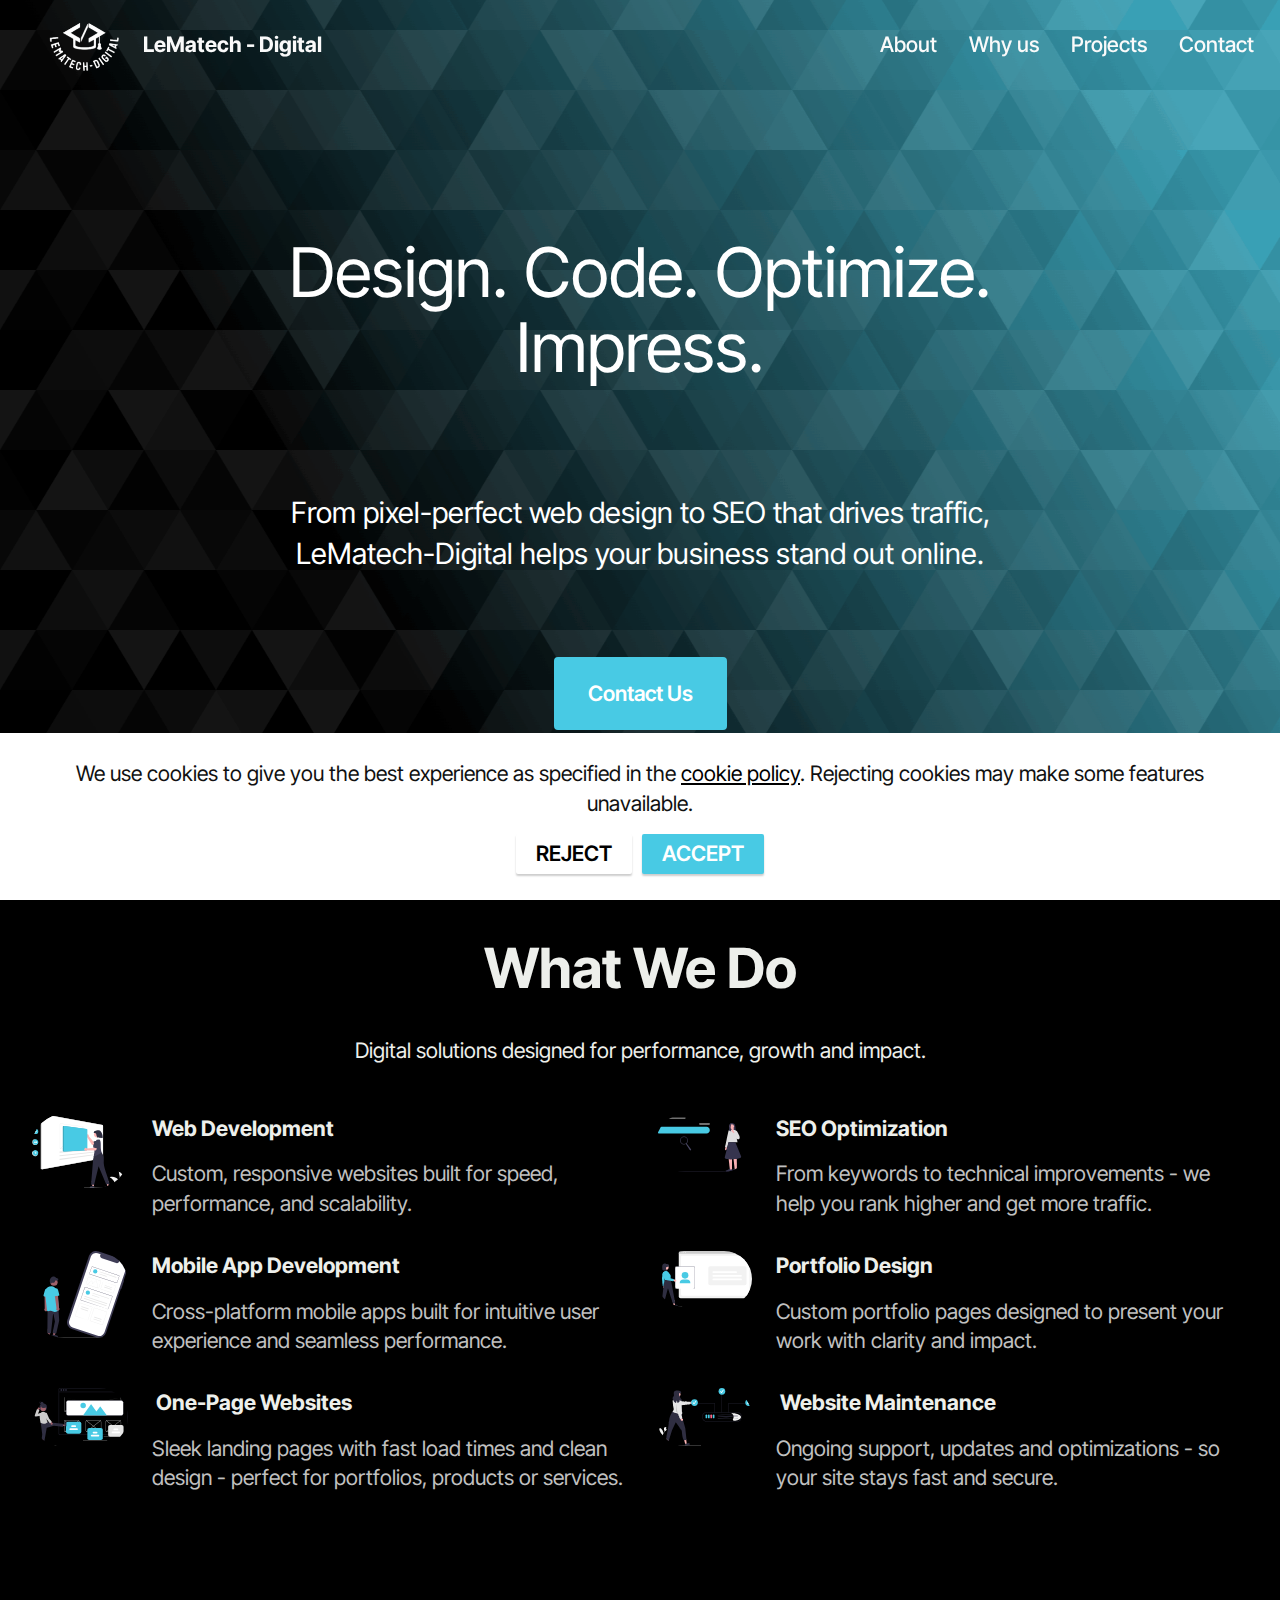
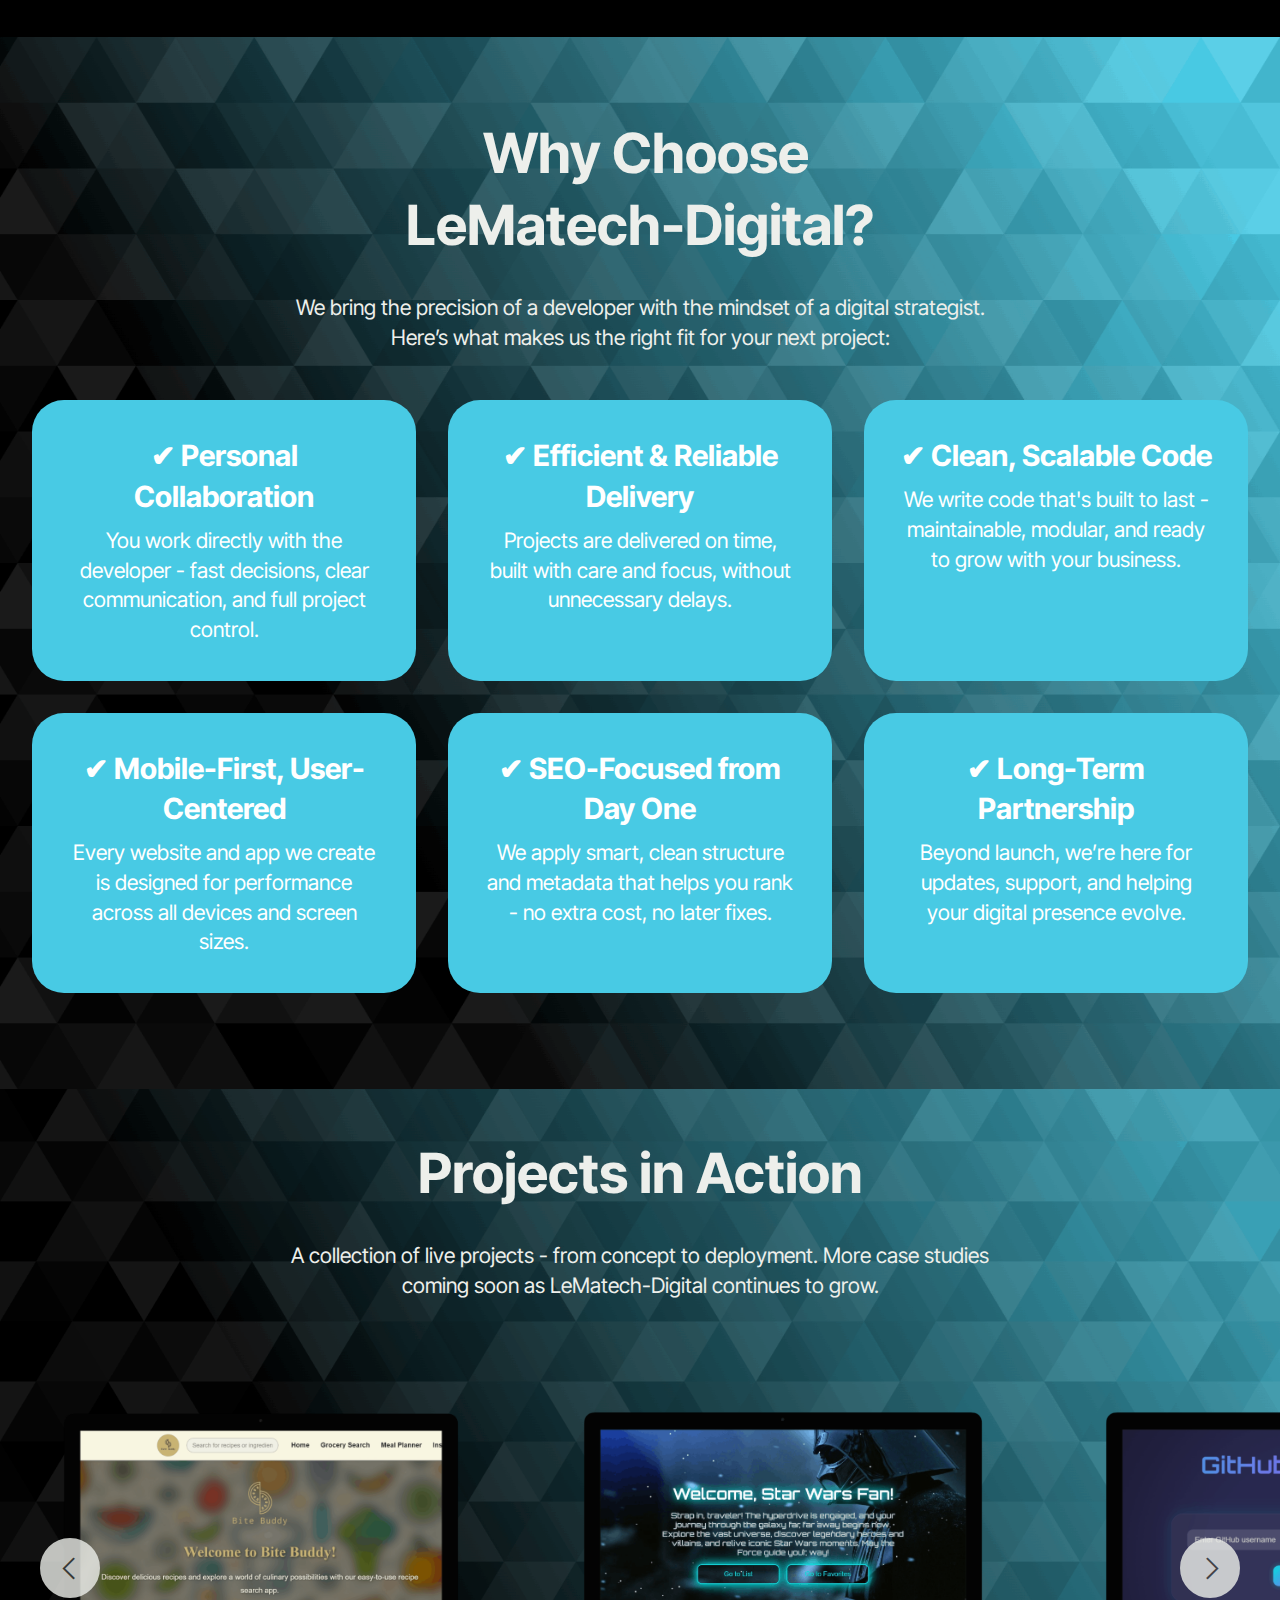
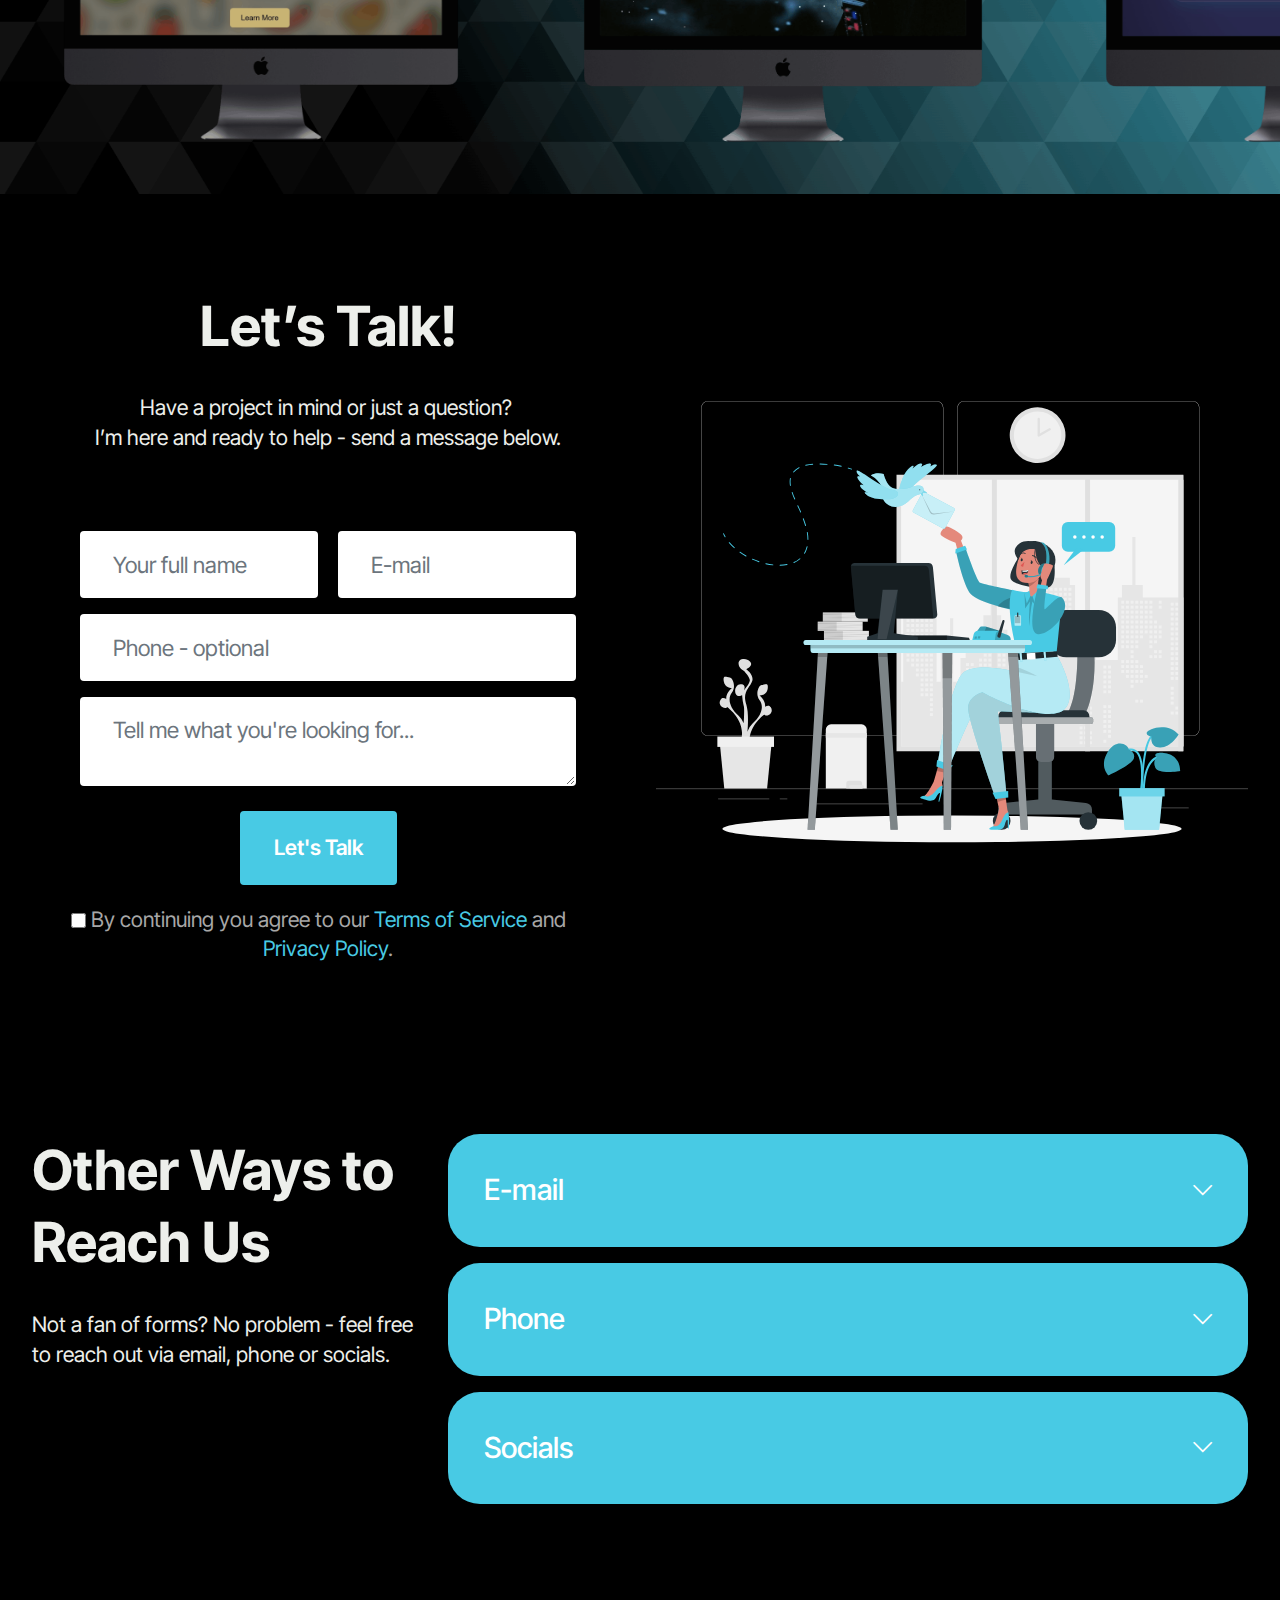
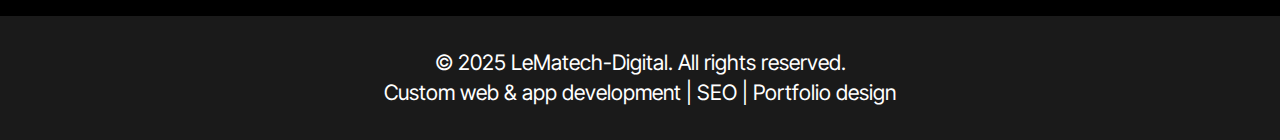
<file: index.html>
<!DOCTYPE html>
<html>

<head>
    <!-- Google tag (gtag.js) -->
    <script async src="https://www.googletagmanager.com/gtag/js?id=G-J9XF6CD8NT"></script>
    <script>
        window.dataLayer = window.dataLayer || [];
        function gtag() { dataLayer.push(arguments); }
        gtag('js', new Date());

        gtag('config', 'G-J9XF6CD8NT');
    </script>
    <meta charset="UTF-8">
    <meta http-equiv="X-UA-Compatible" content="IE=edge">
    <meta name="generator" content="Mobirise v6.0.1, mobirise.com">
    <meta name="twitter:card" content="summary_large_image" />
    <meta name="twitter:image:src" content="assets/images/index-meta.png">
    <meta property="og:image" content="assets/images/index-meta.png">
    <meta name="twitter:title" content="LeMatech-Digital | Web & App Development">
    <meta name="viewport" content="width=device-width, initial-scale=1, minimum-scale=1">
    <link rel="shortcut icon" href="assets/images/logo-bijeli-bp.png-168x158.png" type="image/x-icon">
    <meta name="description"
        content="Custom websites, apps, SEO and portfolios - built with clean code, speed and scalability.">
    <meta name="author" content="LeMatech-Digital">
    <meta name="robots" content="index, follow">


    <title>LeMatech-Digital | Web & App Development</title>
    <link rel="stylesheet" href="assets/web/assets/mobirise-icons2/mobirise2.css">
    <link rel="stylesheet" href="assets/bootstrap/css/bootstrap.min.css">
    <link rel="stylesheet" href="assets/bootstrap/css/bootstrap-grid.min.css">
    <link rel="stylesheet" href="assets/bootstrap/css/bootstrap-reboot.min.css">
    <link rel="stylesheet" href="assets/parallax/jarallax.css">
    <link rel="stylesheet" href="assets/web/assets/gdpr-plugin/gdpr-styles.css">
    <link rel="stylesheet" href="assets/animatecss/animate.css">
    <link rel="stylesheet" href="assets/dropdown/css/style.css">
    <link rel="stylesheet" href="assets/theme/css/style.css">
    <link rel="preload"
        href="https://fonts.googleapis.com/css?family=Inter+Tight:100,200,300,400,500,600,700,800,900,100i,200i,300i,400i,500i,600i,700i,800i,900i&display=swap"
        as="style" onload="this.onload=null;this.rel='stylesheet'">
    <noscript>
        <link rel="stylesheet"
            href="https://fonts.googleapis.com/css?family=Inter+Tight:100,200,300,400,500,600,700,800,900,100i,200i,300i,400i,500i,600i,700i,800i,900i&display=swap">
    </noscript>
    <link rel="preload" as="style" href="assets/mobirise/css/mbr-additional.css?v=2O5PN4">
    <link rel="stylesheet" href="assets/mobirise/css/mbr-additional.css?v=2O5PN4" type="text/css">




</head>

<body>

    <section data-bs-version="5.1" class="menu menu6 cid-uGafAn1Lky" once="menu" id="menu06-1m">


        <nav class="navbar navbar-dropdown opacityScroll navbar-fixed-top navbar-expand-lg">
            <div class="container">
                <div class="navbar-brand">
                    <span class="navbar-logo">

                        <img src="assets/images/logo-bijeli-bp.png-168x158.png" alt="logo" style="height: 5rem;">

                    </span>
                    <span class="navbar-caption-wrap"><a class="navbar-caption text-white text-primary display-4"
                            href="index.html#header17-2g">LeMatech - Digital</a></span>
                </div>
                <button class="navbar-toggler" type="button" data-toggle="collapse" data-bs-toggle="collapse"
                    data-target="#navbarSupportedContent" data-bs-target="#navbarSupportedContent"
                    aria-controls="navbarNavAltMarkup" aria-expanded="false" aria-label="Toggle navigation">
                    <div class="hamburger">
                        <span></span>
                        <span></span>
                        <span></span>
                        <span></span>
                    </div>
                </button>
                <div class="collapse navbar-collapse opacityScroll" id="navbarSupportedContent">
                    <ul class="navbar-nav nav-dropdown nav-right" data-app-modern-menu="true">
                        <li class="nav-item">
                            <a class="nav-link link text-white display-4" href="index.html#features015-1x">About</a>
                        </li>
                        <li class="nav-item">
                            <a class="nav-link link text-white display-4" href="index.html#features032-1y"
                                aria-expanded="false">Why us</a>
                        </li>
                        <li class="nav-item">
                            <a class="nav-link link text-white display-4" href="index.html#slider04-22">Projects</a>
                        </li>
                        <li class="nav-item"><a class="nav-link link text-white display-4"
                                href="index.html#form03-23">Contact</a></li>
                    </ul>


                </div>
            </div>
        </nav>
    </section>

    <section data-bs-version="5.1" class="header16 cid-uHSattjPDG mbr-fullscreen mbr-parallax-background"
        id="header17-2g">

        <div class="mbr-overlay" style="opacity: 0.2; background-color: rgb(0, 0, 0);"></div>
        <div class="container-fluid">
            <div class="row">
                <div class="content-wrap col-12 col-md-9">
                    <h1 class="mbr-section-title mbr-fonts-style mbr-white mb-4 display-1">
                        <strong><br></strong>Design. Code. Optimize. Impress.<div><strong><br></strong></div>
                    </h1>
                    <h2 class="mbr-section-subtitle mbr-fonts-style mbr-white mb-4 display-5">From pixel-perfect web
                        design to SEO that drives traffic, LeMatech-Digital helps your business stand out online.
                        <div><br></div>
                    </h2>

                    <div class="mbr-section-btn"><a class="btn btn-info display-7" href="index.html#form03-23">Contact
                            Us</a></div>
                </div>
            </div>
        </div>
    </section>

    <section data-bs-version="5.1" class="features15 cid-uGdoyq6Gid" id="features015-1x">




        <div class="container">
            <div class="row justify-content-center">
                <div class="col-12 content-head">
                    <div class="mbr-section-head mb-5">
                        <h4 class="mbr-section-title mbr-fonts-style align-center mb-0 display-2">
                            <strong>What We Do</strong>
                        </h4>
                        <h5 class="mbr-section-subtitle mbr-fonts-style align-center mb-0 mt-4 display-7">Digital
                            solutions designed for performance, growth and impact.</h5>
                    </div>
                </div>
            </div>
            <div class="row">
                <div class="item features-without-image col-12 col-lg-6 active">
                    <div class="item-wrapper">
                        <div class="img-wrapper">
                            <img src="assets/images/undraw-website-builder-smzl.svg" alt="web development">
                        </div>
                        <div class="card-box">
                            <h4 class="card-title mbr-fonts-style mb-0 display-7"><strong>Web Development</strong></h4>
                            <h5 class="card-text mbr-fonts-style mt-3 display-7">
                                <div>Custom, responsive websites built for speed, performance, and scalability.</div>
                            </h5>
                        </div>
                    </div>
                </div>
                <div class="item features-without-image col-12 col-lg-6">
                    <div class="item-wrapper">
                        <div class="img-wrapper">
                            <img src="assets/images/undraw-search-engines-k649.svg" alt="seo" data-slide-to="1"
                                data-bs-slide-to="1">
                        </div>
                        <div class="card-box">
                            <h4 class="card-title mbr-fonts-style mb-0 display-7"><strong>SEO Optimization</strong></h4>
                            <h5 class="card-text mbr-fonts-style mt-3 display-7">From keywords to technical improvements
                                - we help you rank higher and get more traffic.</h5>
                        </div>
                    </div>
                </div>
                <div class="item features-without-image col-12 col-lg-6">
                    <div class="item-wrapper">
                        <div class="img-wrapper">
                            <img src="assets/images/undraw-mobile-ux-5h2w.svg" alt="mobile app" data-bs-slide-to="2"
                                data-slide-to="2">
                        </div>
                        <div class="card-box">
                            <h4 class="card-title mbr-fonts-style mb-0 display-7"><strong>Mobile App
                                    Development</strong></h4>
                            <h5 class="card-text mbr-fonts-style mt-3 display-7">Cross-platform mobile apps built for
                                intuitive user experience and seamless performance.</h5>
                        </div>
                    </div>
                </div>
                <div class="item features-without-image col-12 col-lg-6">
                    <div class="item-wrapper">
                        <div class="img-wrapper">
                            <img src="assets/images/undraw-personal-site-z6pl.svg" alt="personal site" data-slide-to="3"
                                data-bs-slide-to="3">
                        </div>
                        <div class="card-box">
                            <h4 class="card-title mbr-fonts-style mb-0 display-7"><strong>Portfolio Design</strong></h4>
                            <h5 class="card-text mbr-fonts-style mt-3 display-7">Custom portfolio pages designed to
                                present your work with clarity and impact.</h5>
                        </div>
                    </div>
                </div>
                <div class="item features-without-image col-12 col-lg-6">
                    <div class="item-wrapper">
                        <div class="img-wrapper">
                            <img src="assets/images/undraw-landing-page-tsx8.svg" alt="landing page"
                                data-bs-slide-to="4" data-slide-to="4">
                        </div>
                        <div class="card-box">
                            <h4 class="card-title mbr-fonts-style mb-0 display-7"><strong>&nbsp;One-Page
                                    Websites</strong></h4>
                            <h5 class="card-text mbr-fonts-style mt-3 display-7">Sleek landing pages with fast load
                                times and clean design - perfect for portfolios, products or services.</h5>
                        </div>
                    </div>
                </div>
                <div class="item features-without-image col-12 col-lg-6">
                    <div class="item-wrapper">
                        <div class="img-wrapper">
                            <img src="assets/images/undraw-server-status-f685-1.svg" alt="support" data-slide-to="5"
                                data-bs-slide-to="5">
                        </div>
                        <div class="card-box">
                            <h4 class="card-title mbr-fonts-style mb-0 display-7"><strong>&nbsp;Website
                                    Maintenance</strong></h4>
                            <h5 class="card-text mbr-fonts-style mt-3 display-7">Ongoing support, updates and
                                optimizations - so your site stays fast and secure.</h5>
                        </div>
                    </div>
                </div>




            </div>
        </div>
    </section>

    <section data-bs-version="5.1" class="features032 cid-uGmo50TqhL mbr-parallax-background" id="features032-1y">



        <div class="mbr-overlay" style="opacity: 0; background-color: rgb(0, 0, 0);"></div>
        <div class="container">
            <div class="row justify-content-center">
                <div class="col-12 mb-5 content-head">
                    <h3 class="mbr-section-title mbr-fonts-style align-center mb-0 display-2"><strong>&nbsp;Why Choose
                        </strong><br><strong>LeMatech-Digital?</strong></h3>
                    <h5 class="mbr-section-subtitle mbr-fonts-style align-center mb-0 mt-4 display-7">We bring the
                        precision of a developer with the mindset of a digital strategist.<div>Here’s what makes us the
                            right fit for your next project:</div>
                    </h5>
                </div>
            </div>
            <div class="row">


                <div class="item features-without-image col-12 col-lg-4 item-mb active">
                    <div class="item-wrapper">
                        <div class="card-box align-left">

                            <h5 class="card-title mbr-fonts-style display-5"><strong>✔ Personal Collaboration</strong>
                            </h5>
                            <p class="card-text mbr-fonts-style display-7">
                                You work directly with the developer - fast decisions, clear communication, and full
                                project control.</p>
                        </div>
                    </div>
                </div>
                <div class="item features-without-image col-12 col-lg-4 item-mb">
                    <div class="item-wrapper">
                        <div class="card-box align-left">

                            <h5 class="card-title mbr-fonts-style display-5"><strong>✔ Efficient &amp; Reliable
                                    Delivery</strong></h5>
                            <p class="card-text mbr-fonts-style display-7">
                                Projects are delivered on time, built with care and focus, without unnecessary delays.
                            </p>
                        </div>
                    </div>
                </div>
                <div class="item features-without-image col-12 col-lg-4 item-mb">
                    <div class="item-wrapper">
                        <div class="card-box align-left">

                            <h5 class="card-title mbr-fonts-style display-5"><strong>✔ Clean, Scalable Code</strong>
                            </h5>
                            <p class="card-text mbr-fonts-style display-7">
                                We write code that's built to last - maintainable, modular, and ready to grow with your
                                business.</p>
                        </div>
                    </div>
                </div>
                <div class="item features-without-image col-12 col-lg-4 item-mb">
                    <div class="item-wrapper">
                        <div class="card-box align-left">

                            <h5 class="card-title mbr-fonts-style display-5"><strong>✔ Mobile-First,
                                    User-Centered</strong></h5>
                            <p class="card-text mbr-fonts-style display-7">
                                Every website and app we create is designed for performance across all devices and
                                screen sizes.</p>
                        </div>
                    </div>
                </div>
                <div class="item features-without-image col-12 col-lg-4 item-mb">
                    <div class="item-wrapper">
                        <div class="card-box align-left">

                            <h5 class="card-title mbr-fonts-style display-5"><strong>✔ SEO-Focused from Day One</strong>
                            </h5>
                            <p class="card-text mbr-fonts-style display-7">
                                We apply smart, clean structure and metadata that helps you rank - no extra cost, no
                                later fixes.</p>
                        </div>
                    </div>
                </div>
                <div class="item features-without-image col-12 col-lg-4 item-mb">
                    <div class="item-wrapper">
                        <div class="card-box align-left">

                            <h5 class="card-title mbr-fonts-style display-5"><strong>✔ Long-Term Partnership</strong>
                            </h5>
                            <p class="card-text mbr-fonts-style display-7">
                                Beyond launch, we’re here for updates, support, and helping your digital presence
                                evolve.</p>
                        </div>
                    </div>
                </div>
            </div>
        </div>
    </section>

    <section data-bs-version="5.1" class="slider4 mbr-embla cid-uGnl577Ce8 mbr-parallax-background" id="slider04-22">

        <div class="mbr-overlay" style="opacity: 0.2; background-color: rgb(0, 0, 0);">
        </div>
        <div class="container-fluid">
            <div class="row mb-5 justify-content-center">
                <div class="col-12 content-head">
                    <h3 class="mbr-section-title mbr-fonts-style align-center mb-0 display-2"><strong>Projects in
                            Action</strong></h3>
                    <h5 class="mbr-section-subtitle mbr-fonts-style align-center mb-0 mt-4 display-7">
                        <div>A collection of live projects - from concept to deployment. More case studies coming soon
                            as LeMatech-Digital continues to grow.
                        </div>
                        <div><br></div>
                    </h5>
                </div>
            </div>
            <div class="row">
                <div class="col-12">
                    <div class="embla position-relative" data-skip-snaps="true" data-align="center"
                        data-contain-scroll="trimSnaps" data-loop="true" data-auto-play-interval="5"
                        data-draggable="true">
                        <div class="embla__viewport">
                            <div class="embla__container">
                                <div class="embla__slide slider-image item active"
                                    style="margin-left: 1rem; margin-right: 1rem;">
                                    <div class="slide-content">
                                        <div class="item-img">
                                            <div class="item-wrapper">

                                                <a href="https://bbuddy-ya89.vercel.app/" target="false"></a><a
                                                    href="https://bbuddy-ya89.vercel.app/" target="false"></a><a
                                                    href="https://bbuddy-ya89.vercel.app/"><img
                                                        src="assets/images/12shots-so.png-1200x900.png" alt="Bite buddy"
                                                        title="" data-slide-to="0" data-bs-slide-to="0"></a>
                                            </div>
                                        </div>
                                    </div>
                                </div>


                                <div class="embla__slide slider-image item"
                                    style="margin-left: 1rem; margin-right: 1rem;">
                                    <div class="slide-content">
                                        <div class="item-img">
                                            <div class="item-wrapper">

                                                <a href="https://lloyds-digital.vercel.app/" target="true"></a><a
                                                    href="https://lloyds-digital.vercel.app/" target="true"></a><a
                                                    href="https://lloyds-digital.vercel.app/" target="false"></a><a
                                                    href="https://lloyds-digital.vercel.app/" target="false"></a><a
                                                    href="" target="false"></a><a
                                                    href="https://star-wars-phi-green.vercel.app/" target="false"></a><a
                                                    href="https://star-wars-phi-green.vercel.app/"><img
                                                        src="assets/images/677shots-so.png-1143x857.png" alt="Starwars"
                                                        title="" data-slide-to="1" data-bs-slide-to="1"></a>
                                            </div>
                                        </div>
                                    </div>
                                </div>
                                <div class="embla__slide slider-image item"
                                    style="margin-left: 1rem; margin-right: 1rem;">
                                    <div class="slide-content">
                                        <div class="item-img">
                                            <div class="item-wrapper">

                                                <a href="https://github-user-info.onrender.com/" target="false"></a><a
                                                    href="https://github-user-info.onrender.com/" target="false"></a><a
                                                    href="https://github-user-info.onrender.com/" target="false"></a><a
                                                    href="https://git-hub-user-info-iota.vercel.app/"
                                                    target="true"></a><a
                                                    href="https://git-hub-user-info-iota.vercel.app/"><img
                                                        src="assets/images/703shots-so.png-1144x858.png"
                                                        alt="github user info" title="" data-slide-to="2"
                                                        data-bs-slide-to="2"></a>
                                            </div>
                                        </div>
                                    </div>
                                </div>
                                <div class="embla__slide slider-image item"
                                    style="margin-left: 1rem; margin-right: 1rem;">
                                    <div class="slide-content">
                                        <div class="item-img">
                                            <div class="item-wrapper">

                                                <a href="https://smartstyleecom.vercel.app/" target="false"></a><a
                                                    href="https://smartstyleecom.vercel.app/"><img
                                                        src="assets/images/897shots-so.png-1152x864.png"
                                                        alt="Mobirise Website Builder" title="" data-slide-to="3"
                                                        data-bs-slide-to="3"></a>
                                            </div>
                                        </div>
                                    </div>
                                </div>



                            </div>
                        </div>
                        <button class="embla__button embla__button--prev">
                            <span class="mobi-mbri mobi-mbri-arrow-prev" aria-hidden="true"></span>
                            <span class="sr-only visually-hidden visually-hidden">Previous</span>
                        </button>
                        <button class="embla__button embla__button--next">
                            <span class="mobi-mbri mobi-mbri-arrow-next" aria-hidden="true"></span>
                            <span class="sr-only visually-hidden visually-hidden">Next</span>
                        </button>
                    </div>
                </div>
            </div>
        </div>
    </section>

    <section data-bs-version="5.1" class="form03 cid-uGoOnoPfiw" id="form03-23">




        <div class="container">
            <div class="row justify-content-center">
                <div class="col-12 col-lg item-wrapper">
                    <div class="mbr-section-head mb-5">
                        <h3 class="mbr-section-title mbr-fonts-style align-center mb-0 display-2"><strong>Let’s
                                Talk!</strong></h3>
                        <h4 class="mbr-section-subtitle mbr-fonts-style align-center mb-0 mt-4 display-7">Have a project
                            in mind or just a question?&nbsp; <br>I’m here and ready to help - send a message below.
                            <div>&nbsp;</div>
                        </h4>
                    </div>
                    <div class="col-lg-12 mx-auto mbr-form" data-form-type="formoid">
                        <form action="https://mobirise.eu/" method="POST" class="mbr-form form-with-styler"
                            data-form-title="Form Name"><input type="hidden" name="email" data-form-email="true"
                                value="HeCBr0HoaevAdZVJ9cIShGTY7Q3bFKeasqE9qp9tTzsvziPYun8a2IabOUBoeQ5dCAIAOywzqdnOLbDzULrkpFTnxJh7TvM2/ke+OVt1OZszzofSdBmN64orYgFTl+TL">
                            <div class="row">
                                <div hidden="hidden" data-form-alert="" class="alert alert-success col-12">Thanks for
                                    reaching out! I’ll get back to you as soon as possible.</div>
                                <div hidden="hidden" data-form-alert-danger="" class="alert alert-danger col-12">
                                    Oops...! some problem!
                                </div>
                            </div>
                            <div class="dragArea row">
                                <div class="col-md col-sm-12 form-group mb-3 mb-3" data-for="name">
                                    <input type="text" name="name" placeholder="Your full name" data-form-field="name"
                                        class="form-control" value="" id="name-form03-23">
                                </div>
                                <div class="col-md col-sm-12 form-group mb-3 mb-3" data-for="email">
                                    <input type="email" name="email" placeholder="E-mail" data-form-field="email"
                                        class="form-control" value="" id="email-form03-23">
                                </div>
                                <div class="col-12 form-group mb-3 mb-3" data-for="phone">
                                    <input type="tel" name="phone" placeholder="Phone - optional"
                                        data-form-field="phone" class="form-control" value="" id="phone-form03-23">
                                </div>
                                <div class="col-12 form-group mb-3 mb-3" data-for="textarea">
                                    <textarea name="textarea" placeholder="Tell me what you're looking for..."
                                        data-form-field="textarea" class="form-control"
                                        id="textarea-form03-23"></textarea>
                                </div>
                                <div class="col-lg-12 col-md-12 col-sm-12 align-center mbr-section-btn"><button
                                        type="submit" class="btn btn-info display-7">
                                        Let's Talk</button></div>
                            </div>
                            <span class="gdpr-block">
                                <label>
                                    <span class="textGDPR display-7" style="color: #a7a7a7"><input type="checkbox"
                                            name="gdpr" id="gdpr-form03-23" required="">By continuing you agree to our
                                        <a style="color: #48cae4; text-decoration: none;" href="terms.html">Terms of
                                            Service</a> and <a style="color: #48cae4; text-decoration: none;"
                                            href="policy.html">Privacy Policy</a>.</span>
                                </label>
                            </span>
                        </form>
                    </div>


                </div>
                <div class="col-12 col-lg-6">
                    <div class="image-wrapper">
                        <img class="w-100" src="assets/images/contact-us-rafiki.svg" alt="Contact ">
                    </div>
                </div>

            </div>
        </div>
    </section>

    <section data-bs-version="5.1" class="list07 cid-uHRJoVPEoe" id="list07-2f">


        <div class="container">
            <div class="row justify-content-center">
                <div class="col-lg-4">
                    <div class="col-12 col-md-12">
                        <h5 class="mbr-section-title mbr-fonts-style mt-0 mb-4 display-2">
                            <strong>Other Ways to Reach Us</strong>
                        </h5>
                        <h6 class="mbr-section-subtitle mbr-fonts-style mt-0 mb-4 display-7">Not a fan of forms? No
                            problem - feel free to reach out via email, phone or socials.</h6>

                    </div>
                </div>

                <div class="col-lg-8">
                    <div id="bootstrap-accordion_6" class="panel-group accordionStyles accordion" role="tablist"
                        aria-multiselectable="true">
                        <div class="card">
                            <div class="card-header" role="tab" id="headingOne">
                                <a role="button" class="panel-title collapsed" data-toggle="collapse"
                                    data-bs-toggle="collapse" data-core="" href="#collapse1_6" aria-expanded="false"
                                    aria-controls="collapse1">
                                    <h6 class="panel-title-edit mbr-semibold mbr-fonts-style mb-0 display-5">E-mail</h6>
                                    <span class="sign mbr-iconfont mobi-mbri-arrow-down"></span>
                                </a>
                            </div>
                            <div id="collapse1_6" class="panel-collapse noScroll collapse" role="tabpanel"
                                aria-labelledby="headingOne" data-parent="#accordion"
                                data-bs-parent="#bootstrap-accordion_6">
                                <div class="panel-body">
                                    <p class="mbr-fonts-style panel-text display-7">info@lematech-digital.com
                                    </p>
                                </div>
                            </div>

                        </div>
                        <div class="card">
                            <div class="card-header" role="tab" id="headingOne">
                                <a role="button" class="panel-title collapsed" data-toggle="collapse"
                                    data-bs-toggle="collapse" data-core="" href="#collapse2_6" aria-expanded="false"
                                    aria-controls="collapse2">
                                    <h6 class="panel-title-edit mbr-semibold mbr-fonts-style mb-0 display-5">Phone</h6>
                                    <span class="sign mbr-iconfont mobi-mbri-arrow-down"></span>
                                </a>
                            </div>
                            <div id="collapse2_6" class="panel-collapse noScroll collapse" role="tabpanel"
                                aria-labelledby="headingOne" data-parent="#accordion"
                                data-bs-parent="#bootstrap-accordion_6">
                                <div class="panel-body">
                                    <p class="mbr-fonts-style panel-text display-7">
                                        +385911529422</p>
                                </div>
                            </div>
                        </div>
                        <div class="card">
                            <div class="card-header" role="tab" id="headingOne">
                                <a role="button" class="panel-title collapsed" data-toggle="collapse"
                                    data-bs-toggle="collapse" data-core="" href="#collapse3_6" aria-expanded="false"
                                    aria-controls="collapse3">
                                    <h6 class="panel-title-edit mbr-semibold mbr-fonts-style mb-0 display-5">Socials
                                    </h6>
                                    <span class="sign mbr-iconfont mobi-mbri-arrow-down"></span>
                                </a>
                            </div>
                            <div id="collapse3_6" class="panel-collapse noScroll collapse" role="tabpanel"
                                aria-labelledby="headingOne" data-parent="#accordion"
                                data-bs-parent="#bootstrap-accordion_6">
                                <div class="panel-body">
                                    <p class="mbr-fonts-style panel-text display-7">
                                        <a href="https://www.linkedin.com/in/lea-var%C5%BEi%C4%87-71a731324/"
                                            class="text-white">LinkedIn</a><br><a
                                            href="https://www.facebook.com/profile.php?id=61575004322467"
                                            class="text-white">Facebook</a><br><a
                                            href="https://www.instagram.com/lematechcode/"
                                            class="text-white text-primary">Instagram</a>
                                    </p>
                                </div>
                            </div>
                        </div>



                    </div>
                </div>
            </div>
        </div>
    </section>

    <section data-bs-version="5.1" class="footer4 cid-uGsN5BIBdk" once="footers" id="footer04-2e">
        <div class="container">
            <div class="media-container-row align-center mbr-white">
                <div class="col-12">
                    <p class="mbr-text mb-0 mbr-fonts-style display-7">© 2025 LeMatech-Digital. All rights reserved.
                        <br>Custom web &amp; app development | SEO | Portfolio design<br>
                    </p>
                </div>
            </div>
        </div>
    </section>
    
    <script type="text/plain" data-src="assets/bootstrap/js/bootstrap.bundle.min.js"></script>
    <script type="text/plain" data-src="assets/parallax/jarallax.js"></script>
    <script src="assets/web/assets/cookies-alert-plugin/cookies-alert-core.js"></script>
    <script src="assets/web/assets/cookies-alert-plugin/cookies-alert-script.js"></script>
    <script type="text/plain" data-src="assets/smoothscroll/smooth-scroll.js"></script>
    <script type="text/plain" data-src="assets/ytplayer/index.js"></script>
    <script type="text/plain" data-src="assets/dropdown/js/navbar-dropdown.js"></script>
    <script type="text/plain" data-src="assets/embla/embla.min.js"></script>
    <script type="text/plain" data-src="assets/embla/script.js"></script>
    <script type="text/plain" data-src="assets/theme/js/script.js"></script>
    <script type="text/plain" data-src="assets/formoid/formoid.min.js"></script>


    <input name="cookieData" type="hidden" data-cookie-cookiesAlertType='2' data-cookie-customDialogSelector='null'
        data-cookie-colorText='#111111' data-cookie-colorBg='rgb(255, 255, 255)' data-cookie-opacityOverlay='0'
        data-cookie-bgOpacity='100' data-cookie-textButton='ACCEPT' data-cookie-rejectText='REJECT'
        data-cookie-colorButton='#48cae4' data-cookie-rejectColor='#ffffff' data-cookie-colorLink='#000000'
        data-cookie-underlineLink='true'
        data-cookie-text="We use cookies to give you the best experience as specified in the <a href='privacy.html'>cookie policy</a>. Rejecting cookies may make some features unavailable.">
    
    <input name="animation" type="hidden">
</body>

</html>
</file>
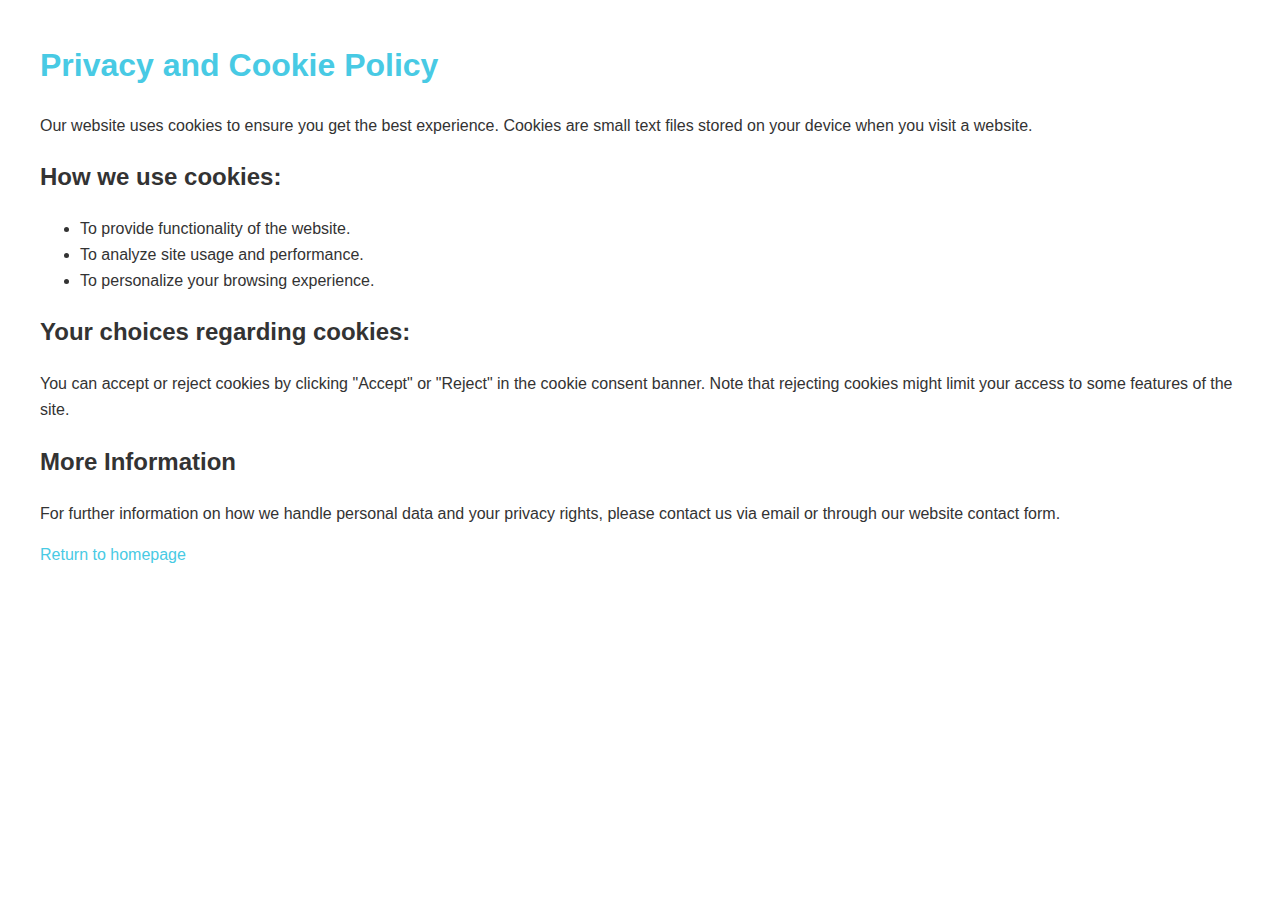
<file: privacy.html>
<!DOCTYPE html>
<html lang="en">
<head>
    <meta charset="UTF-8">
    <meta name="viewport" content="width=device-width, initial-scale=1.0">
    <title>Privacy and Cookie Policy</title>
    <style>
        body {
            font-family: Arial, sans-serif;
            margin: 40px;
            line-height: 1.6;
            color: #333;
        }

        h1 {
            color: #48cae4;
        }

        a {
            color: #48cae4;
            text-decoration: none;
        }

        a:hover {
            text-decoration: underline;
        }
    </style>
</head>
<body>

    <h1>Privacy and Cookie Policy</h1>

    <p>
        Our website uses cookies to ensure you get the best experience. Cookies are small text files stored on your device when you visit a website.
    </p>

    <h2>How we use cookies:</h2>
    <ul>
        <li>To provide functionality of the website.</li>
        <li>To analyze site usage and performance.</li>
        <li>To personalize your browsing experience.</li>
    </ul>

    <h2>Your choices regarding cookies:</h2>
    <p>
        You can accept or reject cookies by clicking "Accept" or "Reject" in the cookie consent banner. Note that rejecting cookies might limit your access to some features of the site.
    </p>

    <h2>More Information</h2>
    <p>
        For further information on how we handle personal data and your privacy rights, please contact us via email or through our website contact form.
    </p>

    <p><a href="index.html">Return to homepage</a></p>

</body>
</html>
</file>
<file: assets/web/assets/mobirise-icons2/mobirise2.css>
@font-face {
  font-family: 'Moririse2';
  font-display: swap;
  src:  url('mobirise2.eot?f2bix4');
  src:  url('mobirise2.eot?f2bix4#iefix') format('embedded-opentype'),
    url('mobirise2.ttf?f2bix4') format('truetype'),
    url('mobirise2.woff?f2bix4') format('woff'),
    url('mobirise2.svg?f2bix4#mobirise2') format('svg');
  font-weight: normal;
  font-style: normal;
}

[class^="mobi-"], [class*=" mobi-"] {
  /* use !important to prevent issues with browser extensions that change fonts */
  font-family: 'Moririse2' !important;
  speak: none;
  font-style: normal;
  font-weight: normal;
  font-variant: normal;
  text-transform: none;
  line-height: 1;

  /* Better Font Rendering =========== */
  -webkit-font-smoothing: antialiased;
  -moz-osx-font-smoothing: grayscale;
}

.mobi-mbri-add-submenu:before {
  content: "\e900";
}
.mobi-mbri-alert:before {
  content: "\e901";
}
.mobi-mbri-align-center:before {
  content: "\e902";
}
.mobi-mbri-align-justify:before {
  content: "\e903";
}
.mobi-mbri-align-left:before {
  content: "\e904";
}
.mobi-mbri-align-right:before {
  content: "\e905";
}
.mobi-mbri-android:before {
  content: "\e906";
}
.mobi-mbri-apple:before {
  content: "\e907";
}
.mobi-mbri-arrow-down:before {
  content: "\e908";
}
.mobi-mbri-arrow-next:before {
  content: "\e909";
}
.mobi-mbri-arrow-prev:before {
  content: "\e90a";
}
.mobi-mbri-arrow-up:before {
  content: "\e90b";
}
.mobi-mbri-bold:before {
  content: "\e90c";
}
.mobi-mbri-bookmark:before {
  content: "\e90d";
}
.mobi-mbri-bootstrap:before {
  content: "\e90e";
}
.mobi-mbri-briefcase:before {
  content: "\e90f";
}
.mobi-mbri-browse:before {
  content: "\e910";
}
.mobi-mbri-bulleted-list:before {
  content: "\e911";
}
.mobi-mbri-calendar:before {
  content: "\e912";
}
.mobi-mbri-camera:before {
  content: "\e913";
}
.mobi-mbri-cart-add:before {
  content: "\e914";
}
.mobi-mbri-cart-full:before {
  content: "\e915";
}
.mobi-mbri-cash:before {
  content: "\e916";
}
.mobi-mbri-change-style:before {
  content: "\e917";
}
.mobi-mbri-chat:before {
  content: "\e918";
}
.mobi-mbri-clock:before {
  content: "\e919";
}
.mobi-mbri-close:before {
  content: "\e91a";
}
.mobi-mbri-cloud:before {
  content: "\e91b";
}
.mobi-mbri-code:before {
  content: "\e91c";
}
.mobi-mbri-contact-form:before {
  content: "\e91d";
}
.mobi-mbri-credit-card:before {
  content: "\e91e";
}
.mobi-mbri-cursor-click:before {
  content: "\e91f";
}
.mobi-mbri-cust-feedback:before {
  content: "\e920";
}
.mobi-mbri-database:before {
  content: "\e921";
}
.mobi-mbri-delivery:before {
  content: "\e922";
}
.mobi-mbri-desktop:before {
  content: "\e923";
}
.mobi-mbri-devices:before {
  content: "\e924";
}
.mobi-mbri-down:before {
  content: "\e925";
}
.mobi-mbri-download-2:before {
  content: "\e926";
}
.mobi-mbri-download:before {
  content: "\e927";
}
.mobi-mbri-drag-n-drop-2:before {
  content: "\e928";
}
.mobi-mbri-drag-n-drop:before {
  content: "\e929";
}
.mobi-mbri-edit-2:before {
  content: "\e92a";
}
.mobi-mbri-edit:before {
  content: "\e92b";
}
.mobi-mbri-error:before {
  content: "\e92c";
}
.mobi-mbri-extension:before {
  content: "\e92d";
}
.mobi-mbri-features:before {
  content: "\e92e";
}
.mobi-mbri-file:before {
  content: "\e92f";
}
.mobi-mbri-flag:before {
  content: "\e930";
}
.mobi-mbri-folder:before {
  content: "\e931";
}
.mobi-mbri-gift:before {
  content: "\e932";
}
.mobi-mbri-github:before {
  content: "\e933";
}
.mobi-mbri-globe-2:before {
  content: "\e934";
}
.mobi-mbri-globe:before {
  content: "\e935";
}
.mobi-mbri-growing-chart:before {
  content: "\e936";
}
.mobi-mbri-hearth:before {
  content: "\e937";
}
.mobi-mbri-help:before {
  content: "\e938";
}
.mobi-mbri-home:before {
  content: "\e939";
}
.mobi-mbri-hot-cup:before {
  content: "\e93a";
}
.mobi-mbri-idea:before {
  content: "\e93b";
}
.mobi-mbri-image-gallery:before {
  content: "\e93c";
}
.mobi-mbri-image-slider:before {
  content: "\e93d";
}
.mobi-mbri-info:before {
  content: "\e93e";
}
.mobi-mbri-italic:before {
  content: "\e93f";
}
.mobi-mbri-key:before {
  content: "\e940";
}
.mobi-mbri-laptop:before {
  content: "\e941";
}
.mobi-mbri-layers:before {
  content: "\e942";
}
.mobi-mbri-left-right:before {
  content: "\e943";
}
.mobi-mbri-left:before {
  content: "\e944";
}
.mobi-mbri-letter:before {
  content: "\e945";
}
.mobi-mbri-like:before {
  content: "\e946";
}
.mobi-mbri-link:before {
  content: "\e947";
}
.mobi-mbri-lock:before {
  content: "\e948";
}
.mobi-mbri-login:before {
  content: "\e949";
}
.mobi-mbri-logout:before {
  content: "\e94a";
}
.mobi-mbri-magic-stick:before {
  content: "\e94b";
}
.mobi-mbri-map-pin:before {
  content: "\e94c";
}
.mobi-mbri-menu:before {
  content: "\e94d";
}
.mobi-mbri-mobile-2:before {
  content: "\e94e";
}
.mobi-mbri-mobile-horizontal:before {
  content: "\e94f";
}
.mobi-mbri-mobile:before {
  content: "\e950";
}
.mobi-mbri-mobirise:before {
  content: "\e951";
}
.mobi-mbri-more-horizontal:before {
  content: "\e952";
}
.mobi-mbri-more-vertical:before {
  content: "\e953";
}
.mobi-mbri-music:before {
  content: "\e954";
}
.mobi-mbri-new-file:before {
  content: "\e955";
}
.mobi-mbri-numbered-list:before {
  content: "\e956";
}
.mobi-mbri-opened-folder:before {
  content: "\e957";
}
.mobi-mbri-pages:before {
  content: "\e958";
}
.mobi-mbri-paper-plane:before {
  content: "\e959";
}
.mobi-mbri-paperclip:before {
  content: "\e95a";
}
.mobi-mbri-phone:before {
  content: "\e95b";
}
.mobi-mbri-photo:before {
  content: "\e95c";
}
.mobi-mbri-photos:before {
  content: "\e95d";
}
.mobi-mbri-pin:before {
  content: "\e95e";
}
.mobi-mbri-play:before {
  content: "\e95f";
}
.mobi-mbri-plus:before {
  content: "\e960";
}
.mobi-mbri-preview:before {
  content: "\e961";
}
.mobi-mbri-print:before {
  content: "\e962";
}
.mobi-mbri-protect:before {
  content: "\e963";
}
.mobi-mbri-question:before {
  content: "\e964";
}
.mobi-mbri-quote-left:before {
  content: "\e965";
}
.mobi-mbri-quote-right:before {
  content: "\e966";
}
.mobi-mbri-redo:before {
  content: "\e967";
}
.mobi-mbri-refresh:before {
  content: "\e968";
}
.mobi-mbri-responsive-2:before {
  content: "\e969";
}
.mobi-mbri-responsive:before {
  content: "\e96a";
}
.mobi-mbri-right:before {
  content: "\e96b";
}
.mobi-mbri-rocket:before {
  content: "\e96c";
}
.mobi-mbri-sad-face:before {
  content: "\e96d";
}
.mobi-mbri-sale:before {
  content: "\e96e";
}
.mobi-mbri-save:before {
  content: "\e96f";
}
.mobi-mbri-search:before {
  content: "\e970";
}
.mobi-mbri-setting-2:before {
  content: "\e971";
}
.mobi-mbri-setting-3:before {
  content: "\e972";
}
.mobi-mbri-setting:before {
  content: "\e973";
}
.mobi-mbri-share:before {
  content: "\e974";
}
.mobi-mbri-shopping-bag:before {
  content: "\e975";
}
.mobi-mbri-shopping-basket:before {
  content: "\e976";
}
.mobi-mbri-shopping-cart:before {
  content: "\e977";
}
.mobi-mbri-sites:before {
  content: "\e978";
}
.mobi-mbri-smile-face:before {
  content: "\e979";
}
.mobi-mbri-speed:before {
  content: "\e97a";
}
.mobi-mbri-star:before {
  content: "\e97b";
}
.mobi-mbri-success:before {
  content: "\e97c";
}
.mobi-mbri-sun:before {
  content: "\e97d";
}
.mobi-mbri-sun2:before {
  content: "\e97e";
}
.mobi-mbri-tablet-vertical:before {
  content: "\e97f";
}
.mobi-mbri-tablet:before {
  content: "\e980";
}
.mobi-mbri-target:before {
  content: "\e981";
}
.mobi-mbri-timer:before {
  content: "\e982";
}
.mobi-mbri-to-ftp:before {
  content: "\e983";
}
.mobi-mbri-to-local-drive:before {
  content: "\e984";
}
.mobi-mbri-touch-swipe:before {
  content: "\e985";
}
.mobi-mbri-touch:before {
  content: "\e986";
}
.mobi-mbri-trash:before {
  content: "\e987";
}
.mobi-mbri-underline:before {
  content: "\e988";
}
.mobi-mbri-undo:before {
  content: "\e989";
}
.mobi-mbri-unlink:before {
  content: "\e98a";
}
.mobi-mbri-unlock:before {
  content: "\e98b";
}
.mobi-mbri-up-down:before {
  content: "\e98c";
}
.mobi-mbri-up:before {
  content: "\e98d";
}
.mobi-mbri-update:before {
  content: "\e98e";
}
.mobi-mbri-upload-2:before {
  content: "\e98f";
}
.mobi-mbri-upload:before {
  content: "\e990";
}
.mobi-mbri-user-2:before {
  content: "\e991";
}
.mobi-mbri-user:before {
  content: "\e992";
}
.mobi-mbri-users:before {
  content: "\e993";
}
.mobi-mbri-video-play:before {
  content: "\e994";
}
.mobi-mbri-video:before {
  content: "\e995";
}
.mobi-mbri-watch:before {
  content: "\e996";
}
.mobi-mbri-website-theme-2:before {
  content: "\e997";
}
.mobi-mbri-website-theme:before {
  content: "\e998";
}
.mobi-mbri-wifi:before {
  content: "\e999";
}
.mobi-mbri-windows:before {
  content: "\e99a";
}
.mobi-mbri-zoom-in:before {
  content: "\e99b";
}
.mobi-mbri-zoom-out:before {
  content: "\e99c";
}
</file>
<file: assets/parallax/jarallax.css>
.jarallax {
    position: relative;
    z-index: 0;
}
.jarallax > .jarallax-img {
    position: absolute;
    object-fit: cover;
    /* support for plugin https://github.com/bfred-it/object-fit-images */
    font-family: 'object-fit: cover;';
    top: 0;
    left: 0;
    width: 100%;
    height: 100%;
    z-index: -1;
}
</file>
<file: assets/web/assets/gdpr-plugin/gdpr-styles.css>
.gdpr-block {
    padding: 10px;
    font-size: 14px;
    display: block;
    width: 100%;
    text-align: center;
}
.gdpr-block.covert {
	display: none;
}
.textGDPR {
    position: relative;
}
.gdpr-block label span.textGDPR input[name='gdpr']{
    width: 15px;
    height: 15px;
    margin: 0;
    position: absolute;
    top: 3px;
    left: -20px;
}
.gdpr-block label {
    color: #a7a7a7;
    vertical-align: middle;
    user-select: none;
    margin-bottom: 0;
}
</file>
<file: assets/dropdown/css/style.css>
.navbar-dropdown {
  left: 0;
  padding: 0;
  position: absolute;
  right: 0;
  top: 0;
  transition: all 0.45s ease;
  z-index: 1030;
  background: #282828; }
  .navbar-dropdown .navbar-logo {
    margin-right: 0.8rem;
    transition: margin 0.3s ease-in-out;
    vertical-align: middle; }
    .navbar-dropdown .navbar-logo img {
      height: 3.125rem;
      transition: all 0.3s ease-in-out; }
    .navbar-dropdown .navbar-logo.mbr-iconfont {
      font-size: 3.125rem;
      line-height: 3.125rem; }
  .navbar-dropdown .navbar-caption {
    font-weight: 700;
    white-space: normal;
    vertical-align: -4px;
    line-height: 3.125rem !important; }
    .navbar-dropdown .navbar-caption, .navbar-dropdown .navbar-caption:hover {
      color: inherit;
      text-decoration: none; }
  .navbar-dropdown .mbr-iconfont + .navbar-caption {
    vertical-align: -1px; }
  .navbar-dropdown.navbar-fixed-top {
    position: fixed; }
  .navbar-dropdown .navbar-brand span {
    vertical-align: -4px; }
  .navbar-dropdown.bg-color.transparent {
    background: none; }
  .navbar-dropdown.navbar-short .navbar-brand {
    padding: 0.625rem 0; }
    .navbar-dropdown.navbar-short .navbar-brand span {
      vertical-align: -1px; }
  .navbar-dropdown.navbar-short .navbar-caption {
    line-height: 2.375rem !important;
    vertical-align: -2px; }
  .navbar-dropdown.navbar-short .navbar-logo {
    margin-right: 0.5rem; }
    .navbar-dropdown.navbar-short .navbar-logo img {
      height: 2.375rem; }
    .navbar-dropdown.navbar-short .navbar-logo.mbr-iconfont {
      font-size: 2.375rem;
      line-height: 2.375rem; }
  .navbar-dropdown.navbar-short .mbr-table-cell {
    height: 3.625rem; }
  .navbar-dropdown .navbar-close {
    left: 0.6875rem;
    position: fixed;
    top: 0.75rem;
    z-index: 1000; }
  .navbar-dropdown .hamburger-icon {
    content: "";
    display: inline-block;
    vertical-align: middle;
    width: 16px;
    -webkit-box-shadow: 0 -6px 0 1px #282828,0 0 0 1px #282828,0 6px 0 1px #282828;
    -moz-box-shadow: 0 -6px 0 1px #282828,0 0 0 1px #282828,0 6px 0 1px #282828;
    box-shadow: 0 -6px 0 1px #282828,0 0 0 1px #282828,0 6px 0 1px #282828; }

.dropdown-menu .dropdown-toggle[data-toggle="dropdown-submenu"]::after {
  border-bottom: 0.35em solid transparent;
  border-left: 0.35em solid;
  border-right: 0;
  border-top: 0.35em solid transparent;
  margin-left: 0.3rem; }

.dropdown-menu .dropdown-item:focus {
  outline: 0; }

.nav-dropdown {
  font-size: 0.75rem;
  font-weight: 500;
  height: auto !important; }
  .nav-dropdown .nav-btn {
    padding-left: 1rem; }
  .nav-dropdown .link {
    margin: .667em 1.667em;
    font-weight: 500;
    padding: 0;
    transition: color .2s ease-in-out; }
    .nav-dropdown .link.dropdown-toggle {
      margin-right: 2.583em; }
      .nav-dropdown .link.dropdown-toggle::after {
        margin-left: .25rem;
        border-top: 0.35em solid;
        border-right: 0.35em solid transparent;
        border-left: 0.35em solid transparent;
        border-bottom: 0; }
      .nav-dropdown .link.dropdown-toggle[aria-expanded="true"] {
        margin: 0;
        padding: 0.667em 3.263em  0.667em 1.667em; }
  .nav-dropdown .link::after,
  .nav-dropdown .dropdown-item::after {
    color: inherit; }
  .nav-dropdown .btn {
    font-size: 0.75rem;
    font-weight: 700;
    letter-spacing: 0;
    margin-bottom: 0;
    padding-left: 1.25rem;
    padding-right: 1.25rem; }
  .nav-dropdown .dropdown-menu {
    border-radius: 0;
    border: 0;
    left: 0;
    margin: 0;
    padding-bottom: 1.25rem;
    padding-top: 1.25rem;
    position: relative; }
  .nav-dropdown .dropdown-submenu {
    margin-left: 0.125rem;
    top: 0; }
  .nav-dropdown .dropdown-item {
    font-weight: 500;
    line-height: 2;
    padding: 0.3846em 4.615em 0.3846em 1.5385em;
    position: relative;
    transition: color .2s ease-in-out, background-color .2s ease-in-out; }
    .nav-dropdown .dropdown-item::after {
      margin-top: -0.3077em;
      position: absolute;
      right: 1.1538em;
      top: 50%; }
    .nav-dropdown .dropdown-item:focus, .nav-dropdown .dropdown-item:hover {
      background: none; }

@media (max-width: 767px) {
  .nav-dropdown.navbar-toggleable-sm {
    bottom: 0;
    display: none;
    left: 0;
    overflow-x: hidden;
    position: fixed;
    top: 0;
    transform: translateX(-100%);
    -ms-transform: translateX(-100%);
    -webkit-transform: translateX(-100%);
    width: 18.75rem;
    z-index: 999; } }
.nav-dropdown.navbar-toggleable-xl {
  bottom: 0;
  display: none;
  left: 0;
  overflow-x: hidden;
  position: fixed;
  top: 0;
  transform: translateX(-100%);
  -ms-transform: translateX(-100%);
  -webkit-transform: translateX(-100%);
  width: 18.75rem;
  z-index: 999; }

.nav-dropdown-sm {
  display: block !important;
  overflow-x: hidden;
  overflow: auto;
  padding-top: 3.875rem; }
  .nav-dropdown-sm::after {
    content: "";
    display: block;
    height: 3rem;
    width: 100%; }
  .nav-dropdown-sm.collapse.in ~ .navbar-close {
    display: block !important; }
  .nav-dropdown-sm.collapsing, .nav-dropdown-sm.collapse.in {
    transform: translateX(0);
    -ms-transform: translateX(0);
    -webkit-transform: translateX(0);
    transition: all 0.25s ease-out;
    -webkit-transition: all 0.25s ease-out;
    background: #282828; }
  .nav-dropdown-sm.collapsing[aria-expanded="false"] {
    transform: translateX(-100%);
    -ms-transform: translateX(-100%);
    -webkit-transform: translateX(-100%); }
  .nav-dropdown-sm .nav-item {
    display: block;
    margin-left: 0 !important;
    padding-left: 0; }
  .nav-dropdown-sm .link,
  .nav-dropdown-sm .dropdown-item {
    border-top: 1px dotted rgba(255, 255, 255, 0.1);
    font-size: 0.8125rem;
    line-height: 1.6;
    margin: 0 !important;
    padding: 0.875rem 2.4rem 0.875rem 1.5625rem !important;
    position: relative;
    white-space: normal; }
    .nav-dropdown-sm .link:focus, .nav-dropdown-sm .link:hover,
    .nav-dropdown-sm .dropdown-item:focus,
    .nav-dropdown-sm .dropdown-item:hover {
      background: rgba(0, 0, 0, 0.2) !important;
      color: #c0a375; }
  .nav-dropdown-sm .nav-btn {
    position: relative;
    padding: 1.5625rem 1.5625rem 0 1.5625rem; }
    .nav-dropdown-sm .nav-btn::before {
      border-top: 1px dotted rgba(255, 255, 255, 0.1);
      content: "";
      left: 0;
      position: absolute;
      top: 0;
      width: 100%; }
    .nav-dropdown-sm .nav-btn + .nav-btn {
      padding-top: 0.625rem; }
      .nav-dropdown-sm .nav-btn + .nav-btn::before {
        display: none; }
  .nav-dropdown-sm .btn {
    padding: 0.625rem 0; }
  .nav-dropdown-sm .dropdown-toggle[data-toggle="dropdown-submenu"]::after {
    margin-left: .25rem;
    border-top: 0.35em solid;
    border-right: 0.35em solid transparent;
    border-left: 0.35em solid transparent;
    border-bottom: 0; }
  .nav-dropdown-sm .dropdown-toggle[data-toggle="dropdown-submenu"][aria-expanded="true"]::after {
    border-top: 0;
    border-right: 0.35em solid transparent;
    border-left: 0.35em solid transparent;
    border-bottom: 0.35em solid; }
  .nav-dropdown-sm .dropdown-menu {
    margin: 0;
    padding: 0;
    position: relative;
    top: 0;
    left: 0;
    width: 100%;
    border: 0;
    float: none;
    border-radius: 0;
    background: none; }
  .nav-dropdown-sm .dropdown-submenu {
    left: 100%;
    margin-left: 0.125rem;
    margin-top: -1.25rem;
    top: 0; }

.navbar-toggleable-sm .nav-dropdown .dropdown-menu {
  position: absolute; }

.navbar-toggleable-sm .nav-dropdown .dropdown-submenu {
  left: 100%;
  margin-left: 0.125rem;
  margin-top: -1.25rem;
  top: 0; }

.navbar-toggleable-sm.opened .nav-dropdown .dropdown-menu {
  position: relative; }

.navbar-toggleable-sm.opened .nav-dropdown .dropdown-submenu {
  left: 0;
  margin-left: 00rem;
  margin-top: 0rem;
  top: 0; }

.is-builder .nav-dropdown.collapsing {
  transition: none !important; }
</file>
<file: assets/theme/css/style.css>
@charset "UTF-8";
section {
  background-color: #ffffff;
}

body {
  font-style: normal;
  line-height: 1.5;
  font-weight: 400;
  color: #232323;
  position: relative;
}

button {
  background-color: transparent;
  border-color: transparent;
}

.embla__button,
.carousel-control {
  background-color: #edefea !important;
  opacity: 0.8 !important;
  color: #464845 !important;
  border-color: #edefea !important;
}

.carousel .close,
.modalWindow .close {
  background-color: #edefea !important;
  color: #464845 !important;
  border-color: #edefea !important;
  opacity: 0.8 !important;
}

.carousel .close:hover,
.modalWindow .close:hover {
  opacity: 1 !important;
}

.carousel-indicators li {
  background-color: #edefea !important;
  border: 2px solid #464845 !important;
}

.carousel-indicators li:hover,
.carousel-indicators li:active {
  opacity: 0.8 !important;
}

.embla__button:hover,
.carousel-control:hover {
  background-color: #edefea !important;
  opacity: 1 !important;
}

.modalWindow-video-container {
  height: 80%;
}

section,
.container,
.container-fluid {
  position: relative;
  word-wrap: break-word;
}

a.mbr-iconfont:hover {
  text-decoration: none;
}

.article .lead p,
.article .lead ul,
.article .lead ol,
.article .lead pre,
.article .lead blockquote {
  margin-bottom: 0;
}

a {
  font-style: normal;
  font-weight: 400;
  cursor: pointer;
}
a, a:hover {
  text-decoration: none;
}

.mbr-section-title {
  font-style: normal;
  line-height: 1.3;
}

.mbr-section-subtitle {
  line-height: 1.3;
}

.mbr-text {
  font-style: normal;
  line-height: 1.7;
}

h1,
h2,
h3,
h4,
h5,
h6,
.display-1,
.display-2,
.display-4,
.display-5,
.display-7,
span,
p,
a {
  line-height: 1;
  word-break: break-word;
  word-wrap: break-word;
  font-weight: 400;
}

b,
strong {
  font-weight: bold;
}

input:-webkit-autofill, input:-webkit-autofill:hover, input:-webkit-autofill:focus, input:-webkit-autofill:active {
  transition-delay: 9999s;
  -webkit-transition-property: background-color, color;
  transition-property: background-color, color;
}

textarea[type=hidden] {
  display: none;
}

section {
  background-position: 50% 50%;
  background-repeat: no-repeat;
  background-size: cover;
}
section .mbr-background-video,
section .mbr-background-video-preview {
  position: absolute;
  bottom: 0;
  left: 0;
  right: 0;
  top: 0;
}

.hidden {
  visibility: hidden;
}

.mbr-z-index20 {
  z-index: 20;
}

/*! Base colors */
.mbr-white {
  color: #ffffff;
}

.mbr-black {
  color: #111111;
}

.mbr-bg-white {
  background-color: #ffffff;
}

.mbr-bg-black {
  background-color: #000000;
}

/*! Text-aligns */
.align-left {
  text-align: left;
}

.align-center {
  text-align: center;
}

.align-right {
  text-align: right;
}

/*! Font-weight  */
.mbr-light {
  font-weight: 300;
}

.mbr-regular {
  font-weight: 400;
}

.mbr-semibold {
  font-weight: 500;
}

.mbr-bold {
  font-weight: 700;
}

/*! Media  */
.media-content {
  flex-basis: 100%;
}

.media-container-row {
  display: flex;
  flex-direction: row;
  flex-wrap: wrap;
  justify-content: center;
  align-content: center;
  align-items: start;
}
.media-container-row .media-size-item {
  width: 400px;
}

.media-container-column {
  display: flex;
  flex-direction: column;
  flex-wrap: wrap;
  justify-content: center;
  align-content: center;
  align-items: stretch;
}
.media-container-column > * {
  width: 100%;
}

@media (min-width: 992px) {
  .media-container-row {
    flex-wrap: nowrap;
  }
}
figure {
  margin-bottom: 0;
  overflow: hidden;
}

figure[mbr-media-size] {
  transition: width 0.1s;
}

img,
iframe {
  display: block;
  width: 100%;
}

.card {
  background-color: transparent;
  border: none;
}

.card-box {
  width: 100%;
}

.card-img {
  text-align: center;
  flex-shrink: 0;
  -webkit-flex-shrink: 0;
}

.media {
  max-width: 100%;
  margin: 0 auto;
}

.mbr-figure {
  align-self: center;
}

.media-container > div {
  max-width: 100%;
}

.mbr-figure img,
.card-img img {
  width: 100%;
}

@media (max-width: 991px) {
  .media-size-item {
    width: auto !important;
  }
  .media {
    width: auto;
  }
  .mbr-figure {
    width: 100% !important;
  }
}
/*! Buttons */
.mbr-section-btn {
  margin-left: -0.6rem;
  margin-right: -0.6rem;
  font-size: 0;
}

.btn {
  font-weight: 600;
  border-width: 1px;
  font-style: normal;
  margin: 0.6rem 0.6rem;
  white-space: normal;
  transition: all 0.2s ease-in-out;
  display: inline-flex;
  align-items: center;
  justify-content: center;
  word-break: break-word;
}

.btn-sm {
  font-weight: 600;
  letter-spacing: 0px;
  transition: all 0.3s ease-in-out;
}

.btn-md {
  font-weight: 600;
  letter-spacing: 0px;
  transition: all 0.3s ease-in-out;
}

.btn-lg {
  font-weight: 600;
  letter-spacing: 0px;
  transition: all 0.3s ease-in-out;
}

.btn-form {
  margin: 0;
}
.btn-form:hover {
  cursor: pointer;
}

nav .mbr-section-btn {
  margin-left: 0rem;
  margin-right: 0rem;
}

/*! Btn icon margin */
.btn .mbr-iconfont,
.btn.btn-sm .mbr-iconfont {
  order: 1;
  cursor: pointer;
  margin-left: 0.5rem;
  vertical-align: sub;
}

.btn.btn-md .mbr-iconfont,
.btn.btn-md .mbr-iconfont {
  margin-left: 0.8rem;
}

.mbr-regular {
  font-weight: 400;
}

.mbr-semibold {
  font-weight: 500;
}

.mbr-bold {
  font-weight: 700;
}

[type=submit] {
  -webkit-appearance: none;
}

/*! Full-screen */
.mbr-fullscreen .mbr-overlay {
  min-height: 100vh;
}

.mbr-fullscreen {
  display: flex;
  display: -moz-flex;
  display: -ms-flex;
  display: -o-flex;
  align-items: center;
  min-height: 100vh;
  padding-top: 3rem;
  padding-bottom: 3rem;
}

/*! Map */
.map {
  height: 25rem;
  position: relative;
}
.map iframe {
  width: 100%;
  height: 100%;
}

/*! Scroll to top arrow */
.mbr-arrow-up {
  bottom: 25px;
  right: 90px;
  position: fixed;
  text-align: right;
  z-index: 5000;
  color: #ffffff;
  font-size: 22px;
}

.mbr-arrow-up a {
  background: rgba(0, 0, 0, 0.2);
  border-radius: 50%;
  color: #fff;
  display: inline-block;
  height: 60px;
  width: 60px;
  border: 2px solid #fff;
  outline-style: none !important;
  position: relative;
  text-decoration: none;
  transition: all 0.3s ease-in-out;
  cursor: pointer;
  text-align: center;
}
.mbr-arrow-up a:hover {
  background-color: rgba(0, 0, 0, 0.4);
}
.mbr-arrow-up a i {
  line-height: 60px;
}

.mbr-arrow-up-icon {
  display: block;
  color: #fff;
}

.mbr-arrow-up-icon::before {
  content: "›";
  display: inline-block;
  font-family: serif;
  font-size: 22px;
  line-height: 1;
  font-style: normal;
  position: relative;
  top: 6px;
  left: -4px;
  transform: rotate(-90deg);
}

/*! Arrow Down */
.mbr-arrow {
  position: absolute;
  bottom: 45px;
  left: 50%;
  width: 60px;
  height: 60px;
  cursor: pointer;
  background-color: rgba(80, 80, 80, 0.5);
  border-radius: 50%;
  transform: translateX(-50%);
}
@media (max-width: 767px) {
  .mbr-arrow {
    display: none;
  }
}
.mbr-arrow > a {
  display: inline-block;
  text-decoration: none;
  outline-style: none;
  animation: arrowdown 1.7s ease-in-out infinite;
  color: #ffffff;
}
.mbr-arrow > a > i {
  position: absolute;
  top: -2px;
  left: 15px;
  font-size: 2rem;
}

#scrollToTop a i::before {
  content: "";
  position: absolute;
  display: block;
  border-bottom: 2.5px solid #fff;
  border-left: 2.5px solid #fff;
  width: 27.8%;
  height: 27.8%;
  left: 50%;
  top: 51%;
  transform: translateY(-30%) translateX(-50%) rotate(135deg);
}

@keyframes arrowdown {
  0% {
    transform: translateY(0px);
  }
  50% {
    transform: translateY(-5px);
  }
  100% {
    transform: translateY(0px);
  }
}
@media (max-width: 500px) {
  .mbr-arrow-up {
    left: 0;
    right: 0;
    text-align: center;
  }
}
/*Gradients animation*/
@keyframes gradient-animation {
  from {
    background-position: 0% 100%;
    animation-timing-function: ease-in-out;
  }
  to {
    background-position: 100% 0%;
    animation-timing-function: ease-in-out;
  }
}
.bg-gradient {
  background-size: 200% 200%;
  animation: gradient-animation 5s infinite alternate;
  -webkit-animation: gradient-animation 5s infinite alternate;
}

.menu .navbar-brand {
  display: -webkit-flex;
}
.menu .navbar-brand span {
  display: flex;
  display: -webkit-flex;
}
.menu .navbar-brand .navbar-caption-wrap {
  display: -webkit-flex;
}
.menu .navbar-brand .navbar-logo img {
  display: -webkit-flex;
  width: auto;
}
@media (min-width: 768px) and (max-width: 991px) {
  .menu .navbar-toggleable-sm .navbar-nav {
    display: -ms-flexbox;
  }
}
@media (max-width: 991px) {
  .menu .navbar-collapse {
    max-height: 93.5vh;
  }
  .menu .navbar-collapse.show {
    overflow: auto;
  }
}
@media (min-width: 992px) {
  .menu .navbar-nav.nav-dropdown {
    display: -webkit-flex;
  }
  .menu .navbar-toggleable-sm .navbar-collapse {
    display: -webkit-flex !important;
  }
  .menu .collapsed .navbar-collapse {
    max-height: 93.5vh;
  }
  .menu .collapsed .navbar-collapse.show {
    overflow: auto;
  }
}
@media (max-width: 767px) {
  .menu .navbar-collapse {
    max-height: 80vh;
  }
}

.nav-link .mbr-iconfont {
  margin-right: 0.5rem;
}

.navbar {
  display: -webkit-flex;
  -webkit-flex-wrap: wrap;
  -webkit-align-items: center;
  -webkit-justify-content: space-between;
}

.navbar-collapse {
  -webkit-flex-basis: 100%;
  -webkit-flex-grow: 1;
  -webkit-align-items: center;
}

.nav-dropdown .link {
  padding: 0.667em 1.667em !important;
  margin: 0 !important;
}

.nav {
  display: -webkit-flex;
  -webkit-flex-wrap: wrap;
}

.row {
  display: -webkit-flex;
  -webkit-flex-wrap: wrap;
}

.justify-content-center {
  -webkit-justify-content: center;
}

.form-inline {
  display: -webkit-flex;
}

.card-wrapper {
  -webkit-flex: 1;
}

.carousel-control {
  z-index: 10;
  display: -webkit-flex;
}

.carousel-controls {
  display: -webkit-flex;
}

.media {
  display: -webkit-flex;
}

.form-group:focus {
  outline: none;
}

.jq-selectbox__select {
  padding: 7px 0;
  position: relative;
}

.jq-selectbox__dropdown {
  overflow: hidden;
  border-radius: 10px;
  position: absolute;
  top: 100%;
  left: 0 !important;
  width: 100% !important;
}

.jq-selectbox__trigger-arrow {
  right: 0;
  transform: translateY(-50%);
}

.jq-selectbox li {
  padding: 1.07em 0.5em;
}

input[type=range] {
  padding-left: 0 !important;
  padding-right: 0 !important;
}

.modal-dialog,
.modal-content {
  height: 100%;
}

.modal-dialog .carousel-inner {
  height: calc(100vh - 1.75rem);
}
@media (max-width: 575px) {
  .modal-dialog .carousel-inner {
    height: calc(100vh - 1rem);
  }
}

.carousel-item {
  text-align: center;
}

.carousel-item img {
  margin: auto;
}

.navbar-toggler {
  align-self: flex-start;
  padding: 0.25rem 0.75rem;
  font-size: 1.25rem;
  line-height: 1;
  background: transparent;
  border: 1px solid transparent;
  border-radius: 0.25rem;
}

.navbar-toggler:focus,
.navbar-toggler:hover {
  text-decoration: none;
  box-shadow: none;
}

.navbar-toggler-icon {
  display: inline-block;
  width: 1.5em;
  height: 1.5em;
  vertical-align: middle;
  content: "";
  background: no-repeat center center;
  background-size: 100% 100%;
}

.navbar-toggler-left {
  position: absolute;
  left: 1rem;
}

.navbar-toggler-right {
  position: absolute;
  right: 1rem;
}

.card-img {
  width: auto;
}

.menu .navbar.collapsed:not(.beta-menu) {
  flex-direction: column;
}

.carousel-item.active,
.carousel-item-next,
.carousel-item-prev {
  display: flex;
}

.note-air-layout .dropup .dropdown-menu,
.note-air-layout .navbar-fixed-bottom .dropdown .dropdown-menu {
  bottom: initial !important;
}

html,
body {
  height: auto;
  min-height: 100vh;
}

.dropup .dropdown-toggle::after {
  display: none;
}

.form-asterisk {
  font-family: initial;
  position: absolute;
  top: -2px;
  font-weight: normal;
}

.form-control-label {
  position: relative;
  cursor: pointer;
  margin-bottom: 0.357em;
  padding: 0;
}

.alert {
  color: #ffffff;
  border-radius: 0;
  border: 0;
  font-size: 1.1rem;
  line-height: 1.5;
  margin-bottom: 1.875rem;
  padding: 1.25rem;
  position: relative;
  text-align: center;
}
.alert.alert-form::after {
  background-color: inherit;
  bottom: -7px;
  content: "";
  display: block;
  height: 14px;
  left: 50%;
  margin-left: -7px;
  position: absolute;
  transform: rotate(45deg);
  width: 14px;
}

.form-control {
  background-color: #ffffff;
  background-clip: border-box;
  color: #232323;
  line-height: 1rem !important;
  height: auto;
  padding: 1.2rem 2rem;
  transition: border-color 0.25s ease 0s;
  border: 1px solid transparent !important;
  border-radius: 4px;
  box-shadow: rgba(0, 0, 0, 0.07) 0px 1px 1px 0px, rgba(0, 0, 0, 0.07) 0px 1px 3px 0px, rgba(0, 0, 0, 0.03) 0px 0px 0px 1px;
}
.form-active .form-control:invalid {
  border-color: red;
}

.row > * {
  padding-right: 1rem;
  padding-left: 1rem;
}

form .row {
  margin-left: -0.6rem;
  margin-right: -0.6rem;
}
form .row [class*=col] {
  padding-left: 0.6rem;
  padding-right: 0.6rem;
}

form .mbr-section-btn {
  padding-left: 0.6rem;
  padding-right: 0.6rem;
}

form .form-check-input {
  margin-top: 0.5;
}

textarea.form-control {
  line-height: 1.5rem !important;
}

.form-group {
  margin-bottom: 1.2rem;
}

.form-control,
form .btn {
  min-height: 48px;
}

.gdpr-block label span.textGDPR input[name=gdpr] {
  top: 7px;
}

.form-control:focus {
  box-shadow: none;
}

:focus {
  outline: none;
}

.mbr-overlay {
  background-color: #000;
  bottom: 0;
  left: 0;
  opacity: 0.5;
  position: absolute;
  right: 0;
  top: 0;
  z-index: 0;
  pointer-events: none;
}

blockquote {
  font-style: italic;
  padding: 3rem;
  font-size: 1.09rem;
  position: relative;
  border-left: 3px solid;
}

ul,
ol,
pre,
blockquote {
  margin-bottom: 2.3125rem;
}

.mt-4 {
  margin-top: 2rem !important;
}

.mb-4 {
  margin-bottom: 2rem !important;
}

.container,
.container-fluid {
  padding-left: 16px;
  padding-right: 16px;
}

.row {
  margin-left: -16px;
  margin-right: -16px;
}
.row > [class*=col] {
  padding-left: 16px;
  padding-right: 16px;
}

@media (min-width: 992px) {
  .container-fluid {
    padding-left: 32px;
    padding-right: 32px;
  }
}
@media (max-width: 991px) {
  .mbr-container {
    padding-left: 16px;
    padding-right: 16px;
  }
}
.app-video-wrapper > img {
  opacity: 1;
}

.app-video-wrapper {
  background: transparent;
}

.item {
  position: relative;
}

.dropdown-menu .dropdown-menu {
  left: 100%;
}

.dropdown-item + .dropdown-menu {
  display: none;
}

.dropdown-item:hover + .dropdown-menu,
.dropdown-menu:hover {
  display: block;
}

@media (min-aspect-ratio: 16/9) {
  .mbr-video-foreground {
    height: 300% !important;
    top: -100% !important;
  }
}
@media (max-aspect-ratio: 16/9) {
  .mbr-video-foreground {
    width: 300% !important;
    left: -100% !important;
  }
}.engine {
	position: absolute;
	text-indent: -2400px;
	text-align: center;
	padding: 0;
	top: 0;
	left: -2400px;
}
</file>
<file: assets/mobirise/css/mbr-additional.css>
.btn {
  border-width: 2px;
}
img,
.card-wrap,
.card-wrapper,
.video-wrapper,
.mbr-figure iframe,
.google-map iframe,
.slide-content,
.plan,
.card,
.item-wrapper {
  border-radius: 2rem !important;
}
.video-wrapper {
  overflow: hidden;
}
body {
  font-family: Inter Tight;
}
.display-1 {
  font-family: 'Inter Tight', sans-serif;
  font-size: 5rem;
  line-height: 1;
}
.display-1 > .mbr-iconfont {
  font-size: 6.25rem;
}
.display-2 {
  font-family: 'Inter Tight', sans-serif;
  font-size: 4rem;
  line-height: 1;
}
.display-2 > .mbr-iconfont {
  font-size: 5rem;
}
.display-4 {
  font-family: 'Inter Tight', sans-serif;
  font-size: 1.4rem;
  line-height: 1.5;
}
.display-4 > .mbr-iconfont {
  font-size: 1.75rem;
}
.display-5 {
  font-family: 'Inter Tight', sans-serif;
  font-size: 2rem;
  line-height: 1.5;
}
.display-5 > .mbr-iconfont {
  font-size: 2.5rem;
}
.display-7 {
  font-family: 'Inter Tight', sans-serif;
  font-size: 1.4rem;
  line-height: 1.3;
}
.display-7 > .mbr-iconfont {
  font-size: 1.75rem;
}
/* ---- Fluid typography for mobile devices ---- */
/* 1.4 - font scale ratio ( bootstrap == 1.42857 ) */
/* 100vw - current viewport width */
/* (48 - 20)  48 == 48rem == 768px, 20 == 20rem == 320px(minimal supported viewport) */
/* 0.65 - min scale variable, may vary */
@media (max-width: 992px) {
  .display-1 {
    font-size: 4rem;
  }
}
@media (max-width: 768px) {
  .display-1 {
    font-size: 3.5rem;
    font-size: calc( 2.4rem + (5 - 2.4) * ((100vw - 20rem) / (48 - 20)));
    line-height: calc( 1.1 * (2.4rem + (5 - 2.4) * ((100vw - 20rem) / (48 - 20))));
  }
  .display-2 {
    font-size: 3.2rem;
    font-size: calc( 2.05rem + (4 - 2.05) * ((100vw - 20rem) / (48 - 20)));
    line-height: calc( 1.3 * (2.05rem + (4 - 2.05) * ((100vw - 20rem) / (48 - 20))));
  }
  .display-4 {
    font-size: 1.12rem;
    font-size: calc( 1.14rem + (1.4 - 1.14) * ((100vw - 20rem) / (48 - 20)));
    line-height: calc( 1.4 * (1.14rem + (1.4 - 1.14) * ((100vw - 20rem) / (48 - 20))));
  }
  .display-5 {
    font-size: 1.6rem;
    font-size: calc( 1.35rem + (2 - 1.35) * ((100vw - 20rem) / (48 - 20)));
    line-height: calc( 1.4 * (1.35rem + (2 - 1.35) * ((100vw - 20rem) / (48 - 20))));
  }
  .display-7 {
    font-size: 1.12rem;
    font-size: calc( 1.14rem + (1.4 - 1.14) * ((100vw - 20rem) / (48 - 20)));
    line-height: calc( 1.4 * (1.14rem + (1.4 - 1.14) * ((100vw - 20rem) / (48 - 20))));
  }
}
@media (min-width: 992px) and (max-width: 1400px) {
  .display-1 {
    font-size: 3.5rem;
    font-size: calc( 2.4rem + (5 - 2.4) * ((100vw - 62rem) / (87 - 62)));
    line-height: calc( 1.1 * (2.4rem + (5 - 2.4) * ((100vw - 62rem) / (87 - 62))));
  }
  .display-2 {
    font-size: 3.2rem;
    font-size: calc( 2.05rem + (4 - 2.05) * ((100vw - 62rem) / (87 - 62)));
    line-height: calc( 1.3 * (2.05rem + (4 - 2.05) * ((100vw - 62rem) / (87 - 62))));
  }
  .display-4 {
    font-size: 1.12rem;
    font-size: calc( 1.14rem + (1.4 - 1.14) * ((100vw - 62rem) / (87 - 62)));
    line-height: calc( 1.4 * (1.14rem + (1.4 - 1.14) * ((100vw - 62rem) / (87 - 62))));
  }
  .display-5 {
    font-size: 1.6rem;
    font-size: calc( 1.35rem + (2 - 1.35) * ((100vw - 62rem) / (87 - 62)));
    line-height: calc( 1.4 * (1.35rem + (2 - 1.35) * ((100vw - 62rem) / (87 - 62))));
  }
  .display-7 {
    font-size: 1.12rem;
    font-size: calc( 1.14rem + (1.4 - 1.14) * ((100vw - 62rem) / (87 - 62)));
    line-height: calc( 1.4 * (1.14rem + (1.4 - 1.14) * ((100vw - 62rem) / (87 - 62))));
  }
}
/* Buttons */
.btn {
  padding: 1.25rem 2rem;
  border-radius: 4px;
}
@media (max-width: 767px) {
  .btn {
    padding: 0.75rem 1.5rem;
  }
}
.btn-sm {
  padding: 0.6rem 1.2rem;
  border-radius: 4px;
}
.btn-md {
  padding: 0.6rem 1.2rem;
  border-radius: 4px;
}
.btn-lg {
  padding: 1.25rem 2rem;
  border-radius: 4px;
}
.bg-primary {
  background-color: #6bc6d8 !important;
}
.bg-success {
  background-color: #48cae4 !important;
}
.bg-info {
  background-color: #48cae4 !important;
}
.bg-warning {
  background-color: #a0e2e1 !important;
}
.bg-danger {
  background-color: #3bb1c9 !important;
}
.btn-primary,
.btn-primary:active {
  background-color: #6bc6d8 !important;
  border-color: #6bc6d8 !important;
  color: #ffffff !important;
  box-shadow: none;
}
.btn-primary:hover,
.btn-primary:focus,
.btn-primary.focus,
.btn-primary.active {
  color: inherit;
  background-color: #93d6e3 !important;
  border-color: #93d6e3 !important;
  box-shadow: none;
}
.btn-primary.disabled,
.btn-primary:disabled {
  color: #ffffff !important;
  background-color: #93d6e3 !important;
  border-color: #93d6e3 !important;
}
.btn-secondary,
.btn-secondary:active {
  background-color: #3bb1c9 !important;
  border-color: #3bb1c9 !important;
  color: #ffffff !important;
  box-shadow: none;
}
.btn-secondary:hover,
.btn-secondary:focus,
.btn-secondary.focus,
.btn-secondary.active {
  color: inherit;
  background-color: #63c1d4 !important;
  border-color: #63c1d4 !important;
  box-shadow: none;
}
.btn-secondary.disabled,
.btn-secondary:disabled {
  color: #ffffff !important;
  background-color: #63c1d4 !important;
  border-color: #63c1d4 !important;
}
.btn-info,
.btn-info:active {
  background-color: #48cae4 !important;
  border-color: #48cae4 !important;
  color: #ffffff !important;
  box-shadow: none;
}
.btn-info:hover,
.btn-info:focus,
.btn-info.focus,
.btn-info.active {
  color: inherit;
  background-color: #74d7eb !important;
  border-color: #74d7eb !important;
  box-shadow: none;
}
.btn-info.disabled,
.btn-info:disabled {
  color: #ffffff !important;
  background-color: #74d7eb !important;
  border-color: #74d7eb !important;
}
.btn-success,
.btn-success:active {
  background-color: #48cae4 !important;
  border-color: #48cae4 !important;
  color: #ffffff !important;
  box-shadow: none;
}
.btn-success:hover,
.btn-success:focus,
.btn-success.focus,
.btn-success.active {
  color: inherit;
  background-color: #74d7eb !important;
  border-color: #74d7eb !important;
  box-shadow: none;
}
.btn-success.disabled,
.btn-success:disabled {
  color: #ffffff !important;
  background-color: #74d7eb !important;
  border-color: #74d7eb !important;
}
.btn-warning,
.btn-warning:active {
  background-color: #a0e2e1 !important;
  border-color: #a0e2e1 !important;
  color: #1f6463 !important;
  box-shadow: none;
}
.btn-warning:hover,
.btn-warning:focus,
.btn-warning.focus,
.btn-warning.active {
  color: inherit;
  background-color: #c7eeed !important;
  border-color: #c7eeed !important;
  box-shadow: none;
}
.btn-warning.disabled,
.btn-warning:disabled {
  color: #1f6463 !important;
  background-color: #c7eeed !important;
  border-color: #c7eeed !important;
}
.btn-danger,
.btn-danger:active {
  background-color: #3bb1c9 !important;
  border-color: #3bb1c9 !important;
  color: #ffffff !important;
  box-shadow: none;
}
.btn-danger:hover,
.btn-danger:focus,
.btn-danger.focus,
.btn-danger.active {
  color: inherit;
  background-color: #63c1d4 !important;
  border-color: #63c1d4 !important;
  box-shadow: none;
}
.btn-danger.disabled,
.btn-danger:disabled {
  color: #ffffff !important;
  background-color: #63c1d4 !important;
  border-color: #63c1d4 !important;
}
.btn-white,
.btn-white:active {
  background-color: #eff0ec !important;
  border-color: #eff0ec !important;
  color: #757b62 !important;
  box-shadow: none;
}
.btn-white:hover,
.btn-white:focus,
.btn-white.focus,
.btn-white.active {
  color: inherit;
  background-color: #ffffff !important;
  border-color: #ffffff !important;
  box-shadow: none;
}
.btn-white.disabled,
.btn-white:disabled {
  color: #757b62 !important;
  background-color: #ffffff !important;
  border-color: #ffffff !important;
}
.btn-black,
.btn-black:active {
  background-color: #232323 !important;
  border-color: #232323 !important;
  color: #ffffff !important;
  box-shadow: none;
}
.btn-black:hover,
.btn-black:focus,
.btn-black.focus,
.btn-black.active {
  color: inherit;
  background-color: #3d3d3d !important;
  border-color: #3d3d3d !important;
  box-shadow: none;
}
.btn-black.disabled,
.btn-black:disabled {
  color: #ffffff !important;
  background-color: #3d3d3d !important;
  border-color: #3d3d3d !important;
}
.btn-primary-outline,
.btn-primary-outline:active {
  background-color: transparent !important;
  border-color: #6bc6d8;
  color: #6bc6d8;
}
.btn-primary-outline:hover,
.btn-primary-outline:focus,
.btn-primary-outline.focus,
.btn-primary-outline.active {
  color: #31a4bb !important;
  background-color: transparent !important;
  border-color: #31a4bb !important;
  box-shadow: none !important;
}
.btn-primary-outline.disabled,
.btn-primary-outline:disabled {
  color: #ffffff !important;
  background-color: #6bc6d8 !important;
  border-color: #6bc6d8 !important;
}
.btn-secondary-outline,
.btn-secondary-outline:active {
  background-color: transparent !important;
  border-color: #3bb1c9;
  color: #3bb1c9;
}
.btn-secondary-outline:hover,
.btn-secondary-outline:focus,
.btn-secondary-outline.focus,
.btn-secondary-outline.active {
  color: #257788 !important;
  background-color: transparent !important;
  border-color: #257788 !important;
  box-shadow: none !important;
}
.btn-secondary-outline.disabled,
.btn-secondary-outline:disabled {
  color: #ffffff !important;
  background-color: #3bb1c9 !important;
  border-color: #3bb1c9 !important;
}
.btn-info-outline,
.btn-info-outline:active {
  background-color: transparent !important;
  border-color: #48cae4;
  color: #48cae4;
}
.btn-info-outline:hover,
.btn-info-outline:focus,
.btn-info-outline.focus,
.btn-info-outline.active {
  color: #1b9fba !important;
  background-color: transparent !important;
  border-color: #1b9fba !important;
  box-shadow: none !important;
}
.btn-info-outline.disabled,
.btn-info-outline:disabled {
  color: #ffffff !important;
  background-color: #48cae4 !important;
  border-color: #48cae4 !important;
}
.btn-success-outline,
.btn-success-outline:active {
  background-color: transparent !important;
  border-color: #48cae4;
  color: #48cae4;
}
.btn-success-outline:hover,
.btn-success-outline:focus,
.btn-success-outline.focus,
.btn-success-outline.active {
  color: #1b9fba !important;
  background-color: transparent !important;
  border-color: #1b9fba !important;
  box-shadow: none !important;
}
.btn-success-outline.disabled,
.btn-success-outline:disabled {
  color: #ffffff !important;
  background-color: #48cae4 !important;
  border-color: #48cae4 !important;
}
.btn-warning-outline,
.btn-warning-outline:active {
  background-color: transparent !important;
  border-color: #a0e2e1;
  color: #a0e2e1;
}
.btn-warning-outline:hover,
.btn-warning-outline:focus,
.btn-warning-outline.focus,
.btn-warning-outline.active {
  color: #5ececc !important;
  background-color: transparent !important;
  border-color: #5ececc !important;
  box-shadow: none !important;
}
.btn-warning-outline.disabled,
.btn-warning-outline:disabled {
  color: #1f6463 !important;
  background-color: #a0e2e1 !important;
  border-color: #a0e2e1 !important;
}
.btn-danger-outline,
.btn-danger-outline:active {
  background-color: transparent !important;
  border-color: #3bb1c9;
  color: #3bb1c9;
}
.btn-danger-outline:hover,
.btn-danger-outline:focus,
.btn-danger-outline.focus,
.btn-danger-outline.active {
  color: #257788 !important;
  background-color: transparent !important;
  border-color: #257788 !important;
  box-shadow: none !important;
}
.btn-danger-outline.disabled,
.btn-danger-outline:disabled {
  color: #ffffff !important;
  background-color: #3bb1c9 !important;
  border-color: #3bb1c9 !important;
}
.btn-black-outline,
.btn-black-outline:active {
  background-color: transparent !important;
  border-color: #232323;
  color: #232323;
}
.btn-black-outline:hover,
.btn-black-outline:focus,
.btn-black-outline.focus,
.btn-black-outline.active {
  color: #000000 !important;
  background-color: transparent !important;
  border-color: #000000 !important;
  box-shadow: none !important;
}
.btn-black-outline.disabled,
.btn-black-outline:disabled {
  color: #ffffff !important;
  background-color: #232323 !important;
  border-color: #232323 !important;
}
.btn-white-outline,
.btn-white-outline:active {
  background-color: transparent !important;
  border-color: #fafafa;
  color: #fafafa;
}
.btn-white-outline:hover,
.btn-white-outline:focus,
.btn-white-outline.focus,
.btn-white-outline.active {
  color: #cfcfcf !important;
  background-color: transparent !important;
  border-color: #cfcfcf !important;
  box-shadow: none !important;
}
.btn-white-outline.disabled,
.btn-white-outline:disabled {
  color: #7a7a7a !important;
  background-color: #fafafa !important;
  border-color: #fafafa !important;
}
.text-primary {
  color: #6bc6d8 !important;
}
.text-secondary {
  color: #3bb1c9 !important;
}
.text-success {
  color: #48cae4 !important;
}
.text-info {
  color: #48cae4 !important;
}
.text-warning {
  color: #a0e2e1 !important;
}
.text-danger {
  color: #3bb1c9 !important;
}
.text-white {
  color: #fafafa !important;
}
.text-black {
  color: #232323 !important;
}
a.text-primary:hover,
a.text-primary:focus,
a.text-primary.active {
  color: #2e9aaf !important;
}
a.text-secondary:hover,
a.text-secondary:focus,
a.text-secondary.active {
  color: #226d7c !important;
}
a.text-success:hover,
a.text-success:focus,
a.text-success.active {
  color: #1994ad !important;
}
a.text-info:hover,
a.text-info:focus,
a.text-info.active {
  color: #1994ad !important;
}
a.text-warning:hover,
a.text-warning:focus,
a.text-warning.active {
  color: #52cac8 !important;
}
a.text-danger:hover,
a.text-danger:focus,
a.text-danger.active {
  color: #226d7c !important;
}
a.text-white:hover,
a.text-white:focus,
a.text-white.active {
  color: #c7c7c7 !important;
}
a.text-black:hover,
a.text-black:focus,
a.text-black.active {
  color: #000000 !important;
}
a[class*="text-"]:not(.nav-link):not(.dropdown-item):not([role]):not(.navbar-caption) {
  transition: 0.2s;
  position: relative;
  background-image: linear-gradient(currentColor 50%, currentColor 50%);
  background-size: 10000px 2px;
  background-repeat: no-repeat;
  background-position: 0 1.2em;
}
.nav-tabs .nav-link.active {
  color: #6bc6d8;
}
.nav-tabs .nav-link:not(.active) {
  color: #232323;
}
.alert-success {
  background-color: #70c770;
}
.alert-info {
  background-color: #48cae4;
}
.alert-warning {
  background-color: #a0e2e1;
}
.alert-danger {
  background-color: #3bb1c9;
}
.mbr-gallery-filter li.active .btn {
  background-color: #6bc6d8;
  border-color: #6bc6d8;
  color: #ffffff;
}
.mbr-gallery-filter li.active .btn:focus {
  box-shadow: none;
}
a,
a:hover {
  color: #6bc6d8;
}
.mbr-plan-header.bg-primary .mbr-plan-subtitle,
.mbr-plan-header.bg-primary .mbr-plan-price-desc {
  color: #ffffff;
}
.mbr-plan-header.bg-success .mbr-plan-subtitle,
.mbr-plan-header.bg-success .mbr-plan-price-desc {
  color: #fafdfe;
}
.mbr-plan-header.bg-info .mbr-plan-subtitle,
.mbr-plan-header.bg-info .mbr-plan-price-desc {
  color: #fafdfe;
}
.mbr-plan-header.bg-warning .mbr-plan-subtitle,
.mbr-plan-header.bg-warning .mbr-plan-price-desc {
  color: #ffffff;
}
.mbr-plan-header.bg-danger .mbr-plan-subtitle,
.mbr-plan-header.bg-danger .mbr-plan-price-desc {
  color: #dbf1f5;
}
/* Scroll to top button*/
.form-control {
  font-family: 'Inter Tight', sans-serif;
  font-size: 1.4rem;
  line-height: 1.3;
  font-weight: 400;
}
.form-control > .mbr-iconfont {
  font-size: 1.75rem;
}
.form-control:hover,
.form-control:focus {
  box-shadow: rgba(0, 0, 0, 0.07) 0px 1px 1px 0px, rgba(0, 0, 0, 0.07) 0px 1px 3px 0px, rgba(0, 0, 0, 0.03) 0px 0px 0px 1px;
  border-color: #6bc6d8 !important;
}
.form-control:-webkit-input-placeholder {
  font-family: 'Inter Tight', sans-serif;
  font-size: 1.4rem;
  line-height: 1.3;
  font-weight: 400;
}
.form-control:-webkit-input-placeholder > .mbr-iconfont {
  font-size: 1.75rem;
}
blockquote {
  border-color: #6bc6d8;
}
/* Forms */
.jq-selectbox li:hover,
.jq-selectbox li.selected {
  background-color: #6bc6d8;
  color: #ffffff;
}
.jq-number__spin {
  transition: 0.25s ease;
}
.jq-number__spin:hover {
  border-color: #6bc6d8;
}
.jq-selectbox .jq-selectbox__trigger-arrow,
.jq-number__spin.minus:after,
.jq-number__spin.plus:after {
  transition: 0.4s;
  border-top-color: #232323;
  border-bottom-color: #232323;
}
.jq-selectbox:hover .jq-selectbox__trigger-arrow,
.jq-number__spin.minus:hover:after,
.jq-number__spin.plus:hover:after {
  border-top-color: #6bc6d8;
  border-bottom-color: #6bc6d8;
}
.xdsoft_datetimepicker .xdsoft_calendar td.xdsoft_default,
.xdsoft_datetimepicker .xdsoft_calendar td.xdsoft_current,
.xdsoft_datetimepicker .xdsoft_timepicker .xdsoft_time_box > div > div.xdsoft_current {
  color: #000000 !important;
  background-color: #6bc6d8 !important;
  box-shadow: none !important;
}
.xdsoft_datetimepicker .xdsoft_calendar td:hover,
.xdsoft_datetimepicker .xdsoft_timepicker .xdsoft_time_box > div > div:hover {
  color: #000000 !important;
  background: #3bb1c9 !important;
  box-shadow: none !important;
}
.lazy-bg {
  background-image: none !important;
}
.lazy-placeholder:not(section),
.lazy-none {
  display: block;
  position: relative;
  padding-bottom: 56.25%;
  width: 100%;
  height: auto;
}
iframe.lazy-placeholder,
.lazy-placeholder:after {
  content: '';
  position: absolute;
  width: 200px;
  height: 200px;
  background: transparent no-repeat center;
  background-size: contain;
  top: 50%;
  left: 50%;
  transform: translateX(-50%) translateY(-50%);
  background-image: url("data:image/svg+xml;charset=UTF-8,%3csvg width='32' height='32' viewBox='0 0 64 64' xmlns='http://www.w3.org/2000/svg' stroke='%236bc6d8' %3e%3cg fill='none' fill-rule='evenodd'%3e%3cg transform='translate(16 16)' stroke-width='2'%3e%3ccircle stroke-opacity='.5' cx='16' cy='16' r='16'/%3e%3cpath d='M32 16c0-9.94-8.06-16-16-16'%3e%3canimateTransform attributeName='transform' type='rotate' from='0 16 16' to='360 16 16' dur='1s' repeatCount='indefinite'/%3e%3c/path%3e%3c/g%3e%3c/g%3e%3c/svg%3e");
}
section.lazy-placeholder:after {
  opacity: 0.5;
}
body {
  overflow-x: hidden;
}
a {
  transition: color 0.6s;
}
@media (max-width: 1400px) {
  .container {
    max-width: 100%;
  }
}
@media (max-width: 1400px) and (min-width: 768px) {
  .container {
    padding-left: 32px;
    padding-right: 32px;
  }
}
@media (max-width: 1400px) and (min-width: 768px) {
  .container-fluid {
    padding-left: 32px;
    padding-right: 32px;
  }
}
@media (max-width: 767px) {
  .container-fluid {
    padding-left: 16px;
    padding-right: 16px;
  }
}
.cid-uGafAn1Lky {
  z-index: 1000;
  width: 100%;
  position: relative;
}
.cid-uGafAn1Lky .dropdown-item:before {
  font-family: Moririse2 !important;
  content: "\e966";
  display: inline-block;
  width: 0;
  position: absolute;
  left: 1rem;
  top: 0.5rem;
  margin-right: 0.5rem;
  line-height: 1;
  font-size: inherit;
  vertical-align: middle;
  text-align: center;
  overflow: hidden;
  transform: scale(0, 1);
  transition: all 0.25s ease-in-out;
}
@media (max-width: 767px) {
  .cid-uGafAn1Lky .navbar-toggler {
    transform: scale(0.8);
  }
}
.cid-uGafAn1Lky .navbar-brand {
  flex-shrink: 0;
  align-items: center;
  margin-right: 0;
  padding: 10px 0;
  transition: all 0.3s;
  word-break: break-word;
  z-index: 1;
}
.cid-uGafAn1Lky .navbar-brand img {
  max-width: 100%;
  max-height: 100%;
  border-radius: 0px !important;
}
.cid-uGafAn1Lky .navbar-brand .navbar-caption {
  line-height: inherit !important;
}
.cid-uGafAn1Lky .navbar-brand .navbar-logo a {
  outline: none;
}
.cid-uGafAn1Lky .navbar-nav {
  margin: auto;
  margin-left: 0;
  margin-left: auto;
  margin-right: 0;
}
.cid-uGafAn1Lky .navbar-nav .nav-item {
  padding: 0 !important;
  transition: 0.3s all !important;
}
.cid-uGafAn1Lky .navbar-nav .nav-item .nav-link {
  padding: 16px !important;
  margin: 0 !important;
  border-radius: 1rem !important;
  transition: 0.3s all !important;
  border-radius: 4px !important;
}
.cid-uGafAn1Lky .navbar-nav .nav-item .nav-link:hover {
  background-color: rgba(27, 31, 10, 0.06);
}
.cid-uGafAn1Lky .navbar-nav .open .nav-link::after {
  transform: rotate(180deg);
}
@media (min-width: 992px) {
  .cid-uGafAn1Lky .navbar-nav .open .nav-link::before {
    content: "";
    width: 100%;
    height: 20px;
    top: 100%;
    background: transparent;
    position: absolute;
  }
}
.cid-uGafAn1Lky .navbar-nav .dropdown-item {
  padding: 12px !important;
  border-radius: 0.5rem !important;
  margin: 0 8px !important;
  transition: 0.3s all !important;
  border-radius: 4px !important;
}
.cid-uGafAn1Lky .navbar-nav .dropdown-item:hover {
  background-color: rgba(27, 31, 10, 0.06);
}
@media (min-width: 992px) {
  .cid-uGafAn1Lky .navbar-nav {
    padding-left: 1.5rem;
  }
}
.cid-uGafAn1Lky .nav-link {
  width: fit-content;
  position: relative;
}
.cid-uGafAn1Lky .navbar-logo {
  padding-left: 2rem;
  margin: 0 !important;
}
@media (max-width: 767px) {
  .cid-uGafAn1Lky .navbar-logo {
    padding-left: 1rem;
  }
}
.cid-uGafAn1Lky .navbar-caption {
  padding-left: 1rem;
  padding-right: 0.5rem;
}
@media (max-width: 767px) {
  .cid-uGafAn1Lky .nav-dropdown {
    padding-bottom: 0.5rem;
  }
}
.cid-uGafAn1Lky .nav-dropdown .link.dropdown-toggle::after {
  margin-left: 0.5rem;
  margin-top: 0.2rem;
  transition: 0.3s all;
}
.cid-uGafAn1Lky .container {
  display: flex;
  height: 90px;
  padding: 0.5rem 0.6rem;
  flex-wrap: nowrap;
  left: 0;
  right: 0;
  -webkit-box-pack: justify;
  -ms-flex-pack: justify;
  justify-content: flex-end;
  -webkit-box-align: center;
  -webkit-align-items: center;
  -ms-flex-align: center;
  align-items: center;
  border-radius: 100vw;
  border-radius: 4px !important;
}
@media (max-width: 992px) {
  .cid-uGafAn1Lky .container {
    padding-right: 2rem;
  }
}
@media (max-width: 767px) {
  .cid-uGafAn1Lky .container {
    width: 95%;
    height: 56px !important;
    padding-right: 1rem;
    margin-top: 0rem;
  }
}
.cid-uGafAn1Lky .iconfont-wrapper {
  color: #000000 !important;
  font-size: 1.5rem;
  padding-right: 0.5rem;
}
.cid-uGafAn1Lky .dropdown-menu {
  flex-wrap: wrap;
  flex-direction: column;
  max-width: 100%;
  padding: 12px 4px !important;
  border-radius: 1.5rem;
  transition: 0.3s all !important;
  min-width: auto;
  background: #1a1a1a;
  border-radius: 4px !important;
}
.cid-uGafAn1Lky .nav-item:focus,
.cid-uGafAn1Lky .nav-link:focus {
  outline: none;
}
.cid-uGafAn1Lky .dropdown .dropdown-menu .dropdown-item {
  width: auto;
  transition: all 0.25s ease-in-out;
}
.cid-uGafAn1Lky .dropdown .dropdown-menu .dropdown-item::after {
  right: 0.5rem;
}
.cid-uGafAn1Lky .dropdown .dropdown-menu .dropdown-item .mbr-iconfont {
  margin-right: 0.5rem;
  vertical-align: sub;
}
.cid-uGafAn1Lky .dropdown .dropdown-menu .dropdown-item .mbr-iconfont:before {
  display: inline-block;
  transform: scale(1, 1);
  transition: all 0.25s ease-in-out;
}
.cid-uGafAn1Lky .collapsed .dropdown-menu .dropdown-item:before {
  display: none;
}
.cid-uGafAn1Lky .collapsed .dropdown .dropdown-menu .dropdown-item {
  padding: 0.235em 1.5em 0.235em 1.5em !important;
  transition: none;
  margin: 0 !important;
}
.cid-uGafAn1Lky .navbar {
  min-height: 90px;
  transition: all 0.3s;
  border-bottom: 1px solid transparent;
  background: transparent !important;
  padding: 0 !important;
  border: none !important;
  box-shadow: none !important;
  border-radius: 0 !important;
}
.cid-uGafAn1Lky .navbar.opened {
  transition: all 0.25s;
}
.cid-uGafAn1Lky .navbar .dropdown-item {
  padding: 0.5rem 1.8rem;
}
.cid-uGafAn1Lky .navbar .navbar-logo img {
  width: auto;
}
.cid-uGafAn1Lky .navbar .navbar-collapse {
  z-index: 1;
  justify-content: flex-end;
}
.cid-uGafAn1Lky .navbar.collapsed {
  justify-content: center;
}
.cid-uGafAn1Lky .navbar.collapsed .nav-item .nav-link::before {
  display: none;
}
.cid-uGafAn1Lky .navbar.collapsed.opened .dropdown-menu {
  top: 0;
}
@media (min-width: 992px) {
  .cid-uGafAn1Lky .navbar.collapsed.opened:not(.navbar-short) .navbar-collapse {
    max-height: calc(98.5vh - 5rem);
  }
}
.cid-uGafAn1Lky .navbar.collapsed .dropdown-menu .dropdown-submenu {
  left: 0 !important;
}
.cid-uGafAn1Lky .navbar.collapsed .dropdown-menu .dropdown-item:after {
  right: auto;
}
.cid-uGafAn1Lky .navbar.collapsed .dropdown-menu .dropdown-toggle[data-toggle="dropdown-submenu"]:after {
  margin-left: 0.5rem;
  margin-top: 0.2rem;
  border-top: 0.35em solid;
  border-right: 0.35em solid transparent;
  border-left: 0.35em solid transparent;
  border-bottom: 0;
  top: 41%;
}
.cid-uGafAn1Lky .navbar.collapsed ul.navbar-nav li {
  margin: auto;
}
.cid-uGafAn1Lky .navbar.collapsed .dropdown-menu .dropdown-item {
  padding: 0.25rem 1.5rem;
  text-align: center;
}
.cid-uGafAn1Lky .navbar.collapsed .icons-menu {
  padding-left: 0;
  padding-right: 0;
  padding-top: 0.5rem;
  padding-bottom: 0.5rem;
}
@media (max-width: 767px) {
  .cid-uGafAn1Lky .navbar {
    min-height: 72px;
  }
  .cid-uGafAn1Lky .navbar .navbar-logo img {
    height: 2rem !important;
  }
}
@media (max-width: 991px) {
  .cid-uGafAn1Lky .navbar .nav-item .nav-link::before {
    display: none;
  }
  .cid-uGafAn1Lky .navbar.opened .dropdown-menu {
    top: 0;
  }
  .cid-uGafAn1Lky .navbar .dropdown-menu .dropdown-submenu {
    left: 0 !important;
  }
  .cid-uGafAn1Lky .navbar .dropdown-menu .dropdown-item:after {
    right: auto;
  }
  .cid-uGafAn1Lky .navbar .dropdown-menu .dropdown-toggle[data-toggle="dropdown-submenu"]:after {
    margin-left: 0.5rem;
    margin-top: 0.2rem;
    border-top: 0.35em solid;
    border-right: 0.35em solid transparent;
    border-left: 0.35em solid transparent;
    border-bottom: 0;
    top: 40%;
  }
  .cid-uGafAn1Lky .navbar .dropdown-menu .dropdown-item {
    padding: 0.25rem 1.5rem !important;
    text-align: center;
  }
  .cid-uGafAn1Lky .navbar .navbar-brand {
    flex-shrink: initial;
    flex-basis: auto;
    word-break: break-word;
    padding-right: 10px;
  }
  .cid-uGafAn1Lky .navbar .navbar-toggler {
    flex-basis: auto;
  }
  .cid-uGafAn1Lky .navbar .icons-menu {
    padding-left: 0;
    padding-top: 0.5rem;
    padding-bottom: 0.5rem;
  }
}
.cid-uGafAn1Lky .navbar.navbar-short .navbar-logo img {
  height: 2rem;
}
.cid-uGafAn1Lky .dropdown-item.active,
.cid-uGafAn1Lky .dropdown-item:active {
  background-color: transparent;
}
.cid-uGafAn1Lky .navbar-expand-lg .navbar-nav .nav-link {
  padding: 0;
}
.cid-uGafAn1Lky .nav-dropdown .link.dropdown-toggle {
  margin-right: 1.667em;
}
.cid-uGafAn1Lky .nav-dropdown .link.dropdown-toggle[aria-expanded="true"] {
  margin-right: 0;
  padding: 0.667em 1.667em;
}
.cid-uGafAn1Lky .navbar.navbar-expand-lg .dropdown .dropdown-menu {
  background: #1a1a1a;
}
.cid-uGafAn1Lky .navbar.navbar-expand-lg .dropdown .dropdown-menu .dropdown-submenu {
  margin: 0;
  left: 105%;
  transform: none;
  top: -12px;
}
.cid-uGafAn1Lky .navbar .dropdown.open > .dropdown-menu {
  display: flex;
}
.cid-uGafAn1Lky ul.navbar-nav {
  flex-wrap: wrap;
}
.cid-uGafAn1Lky .navbar-buttons {
  text-align: center;
  min-width: 140px;
}
@media (max-width: 992px) {
  .cid-uGafAn1Lky .navbar-buttons {
    text-align: left;
  }
}
.cid-uGafAn1Lky button.navbar-toggler {
  outline: none;
  width: 31px;
  height: 20px;
  cursor: pointer;
  transition: all 0.2s;
  position: relative;
  align-self: center;
}
.cid-uGafAn1Lky button.navbar-toggler .hamburger span {
  position: absolute;
  right: 0;
  width: 30px;
  height: 2px;
  border-right: 5px;
  background-color: #ffffff;
}
.cid-uGafAn1Lky button.navbar-toggler .hamburger span:nth-child(1) {
  top: 0;
  transition: all 0.2s;
}
.cid-uGafAn1Lky button.navbar-toggler .hamburger span:nth-child(2) {
  top: 8px;
  transition: all 0.15s;
}
.cid-uGafAn1Lky button.navbar-toggler .hamburger span:nth-child(3) {
  top: 8px;
  transition: all 0.15s;
}
.cid-uGafAn1Lky button.navbar-toggler .hamburger span:nth-child(4) {
  top: 16px;
  transition: all 0.2s;
}
.cid-uGafAn1Lky nav.opened .hamburger span:nth-child(1) {
  top: 8px;
  width: 0;
  opacity: 0;
  right: 50%;
  transition: all 0.2s;
}
.cid-uGafAn1Lky nav.opened .hamburger span:nth-child(2) {
  transform: rotate(45deg);
  transition: all 0.25s;
}
.cid-uGafAn1Lky nav.opened .hamburger span:nth-child(3) {
  transform: rotate(-45deg);
  transition: all 0.25s;
}
.cid-uGafAn1Lky nav.opened .hamburger span:nth-child(4) {
  top: 8px;
  width: 0;
  opacity: 0;
  right: 50%;
  transition: all 0.2s;
}
.cid-uGafAn1Lky .navbar-dropdown {
  padding: 0;
  background-color: #1a1a1a !important;
  position: fixed;
}
.cid-uGafAn1Lky .opacityScroll {
  background: rgba(26, 26, 26, 0) !important;
}
.cid-uGafAn1Lky a.nav-link {
  display: flex;
  align-items: center;
  justify-content: center;
}
.cid-uGafAn1Lky .icons-menu {
  flex-wrap: nowrap;
  display: flex;
  justify-content: center;
  padding-left: 1rem;
  padding-right: 1rem;
  padding-top: 0.3rem;
  text-align: center;
}
@media (max-width: 992px) {
  .cid-uGafAn1Lky .icons-menu {
    justify-content: flex-start;
    margin-bottom: 0.5rem;
  }
}
@media screen and (-ms-high-contrast: active), (-ms-high-contrast: none) {
  .cid-uGafAn1Lky .navbar {
    height: 70px;
  }
  .cid-uGafAn1Lky .navbar.opened {
    height: auto;
  }
  .cid-uGafAn1Lky .nav-item .nav-link:hover::before {
    width: 175%;
    max-width: calc(100% + 2rem);
    left: -1rem;
  }
}
.cid-uGafAn1Lky .navbar .dropdown > .dropdown-menu {
  display: none;
  width: max-content;
  max-width: 500px !important;
  transform: translateX(-50%);
  top: calc(100% + 20px);
  left: 50%;
}
.cid-uGafAn1Lky .navbar .dropdown > .dropdown-menu .dropdown-item {
  line-height: 1 !important;
}
.cid-uGafAn1Lky .navbar .dropdown > .dropdown-menu .dropdown .dropdown-item {
  align-items: center;
  display: flex;
  height: max-content !important;
  min-height: max-content !important;
}
.cid-uGafAn1Lky .navbar .dropdown > .dropdown-menu .dropdown .dropdown-item::after {
  display: inline-block;
  position: static;
  margin-left: 0.5rem;
  margin-top: 0;
  margin-right: 0;
  margin-bottom: 0;
  transition: 0.3s all;
  transform: rotate(-90deg);
}
.cid-uGafAn1Lky .navbar .dropdown > .dropdown-menu .dropdown.open .dropdown-item::after {
  transform: rotate(0deg);
}
.cid-uGafAn1Lky .mbr-section-btn {
  margin: -0.6rem -0.6rem;
}
.cid-uGafAn1Lky .navbar-toggler {
  margin-left: 12px;
  margin-right: 8px;
  order: 1000;
}
@media (max-width: 991px) {
  .cid-uGafAn1Lky .navbar-brand {
    margin-right: auto;
  }
  .cid-uGafAn1Lky .navbar-collapse {
    z-index: -1 !important;
    position: absolute;
    top: 100%;
    left: 0;
    width: 100%;
    padding: 1rem;
    border-radius: 1.5rem;
    background: #1a1a1a;
    backdrop-filter: blur(8px);
    border-radius: 4px !important;
  }
  .cid-uGafAn1Lky .navbar-nav .nav-item .nav-link::after {
    margin-left: 10px;
  }
  .cid-uGafAn1Lky .navbar-nav .dropdown-item:hover {
    background-color: rgba(27, 31, 10, 0.06);
  }
  .cid-uGafAn1Lky .navbar .dropdown > .dropdown-menu {
    max-width: 100% !important;
    transform: translateX(0);
    top: 10px;
    left: 0;
    padding: 8px !important;
    border-radius: 1rem;
    background-color: rgba(27, 31, 10, 0.04) !important;
  }
  .cid-uGafAn1Lky .navbar .dropdown > .dropdown-menu .dropdown-item {
    padding: 8px !important;
    line-height: 1 !important;
    margin-bottom: 4px !important;
  }
  .cid-uGafAn1Lky .navbar .dropdown > .dropdown-menu .dropdown .dropdown-item {
    align-items: center;
    display: flex;
    height: max-content !important;
    min-height: max-content !important;
  }
  .cid-uGafAn1Lky .navbar .dropdown > .dropdown-menu .dropdown .dropdown-item::after {
    display: inline-block;
    position: static;
    margin-left: 0.5rem;
    margin-top: 0;
    margin-right: 0;
    margin-bottom: 0;
    transition: 0.3s all;
    transform: rotate(0deg);
  }
  .cid-uGafAn1Lky .navbar .dropdown > .dropdown-menu .dropdown.open .dropdown-item::after {
    transform: rotate(180deg);
  }
  .cid-uGafAn1Lky .navbar .dropdown > .dropdown-menu .dropdown-submenu {
    position: static;
    width: 100%;
    max-width: 100% !important;
    transform: translateX(0) !important;
    top: 0;
    left: 0;
    padding: 8px !important;
    border-radius: 1rem;
    background-color: rgba(27, 31, 10, 0.04) !important;
  }
  .cid-uGafAn1Lky .navbar .dropdown.open > .dropdown-menu {
    display: flex !important;
    flex-direction: column;
    align-items: flex-start;
  }
}
@media (max-width: 991px) and (max-width: 767px) {
  .cid-uGafAn1Lky .navbar-collapse {
    left: -0.7rem;
    width: 106%;
    border-radius: 0;
  }
}
@media (max-width: 991px) and (min-width: 768px) and (max-width: 991px) {
  .cid-uGafAn1Lky .navbar-collapse {
    left: 0rem;
    width: 106%;
    border-radius: 0;
  }
}
@media (max-width: 575px) {
  .cid-uGafAn1Lky .navbar-collapse {
    padding: 1rem;
  }
}
.cid-uHSattjPDG {
  display: flex;
  background-image: url("../../../assets/images/subtle-prism-1.png-1600x1200.png");
}
.cid-uHSattjPDG .mbr-overlay {
  background-color: #000000;
  opacity: 0.2;
}
@media (min-width: 768px) {
  .cid-uHSattjPDG {
    align-items: center;
  }
  .cid-uHSattjPDG .row {
    justify-content: center;
  }
  .cid-uHSattjPDG .content-wrap {
    padding: 1rem 3rem;
  }
}
@media (max-width: 991px) and (min-width: 768px) {
  .cid-uHSattjPDG .content-wrap {
    min-width: 50%;
  }
}
@media (max-width: 767px) {
  .cid-uHSattjPDG {
    -webkit-align-items: center;
    align-items: center;
  }
  .cid-uHSattjPDG .mbr-row {
    -webkit-justify-content: center;
    justify-content: center;
  }
  .cid-uHSattjPDG .content-wrap {
    width: 100%;
  }
}
.cid-uHSattjPDG .mbr-section-title,
.cid-uHSattjPDG .mbr-section-subtitle {
  text-align: center;
}
.cid-uHSattjPDG .mbr-text,
.cid-uHSattjPDG .mbr-section-btn {
  text-align: center;
}
.cid-uGdoyq6Gid {
  padding-top: 2rem;
  padding-bottom: 7rem;
  background-color: #000000;
}
.cid-uGdoyq6Gid .mbr-fallback-image.disabled {
  display: none;
}
.cid-uGdoyq6Gid .mbr-fallback-image {
  display: block;
  background-size: cover;
  background-position: center center;
  width: 100%;
  height: 100%;
  position: absolute;
  top: 0;
}
.cid-uGdoyq6Gid .item-wrapper {
  display: flex;
  margin-bottom: 2rem;
}
@media (max-width: 767px) {
  .cid-uGdoyq6Gid .item-wrapper {
    margin-bottom: 1rem;
  }
}
.cid-uGdoyq6Gid .content-head {
  max-width: 800px;
}
.cid-uGdoyq6Gid .img-wrapper {
  padding-right: 1.5rem;
}
.cid-uGdoyq6Gid .img-wrapper img {
  width: 6rem;
}
.cid-uGdoyq6Gid .card-title {
  color: #edefeb;
}
.cid-uGdoyq6Gid .card-text {
  color: #c0c0c0;
}
.cid-uGdoyq6Gid .mbr-section-title {
  color: #edefeb;
}
.cid-uGdoyq6Gid .mbr-section-subtitle {
  color: #edefeb;
}
.cid-uGmo50TqhL {
  padding-top: 5rem;
  padding-bottom: 4rem;
  background-image: url("../../../assets/images/subtle-prism-1.png-1600x1200.png");
}
.cid-uGmo50TqhL .item-wrapper img {
  width: 80px;
  height: 80px;
  object-fit: cover;
  border-radius: 50% !important;
}
.cid-uGmo50TqhL .mbr-fallback-image.disabled {
  display: none;
}
.cid-uGmo50TqhL .mbr-fallback-image {
  display: block;
  background-size: cover;
  background-position: center center;
  width: 100%;
  height: 100%;
  position: absolute;
  top: 0;
}
.cid-uGmo50TqhL .item-wrapper {
  background: #48cae4;
  padding: 2.25rem;
  height: 100%;
}
@media (max-width: 767px) {
  .cid-uGmo50TqhL .item-wrapper {
    padding: 1.5rem;
    margin-bottom: 1rem;
  }
}
@media (min-width: 992px) and (max-width: 1200px) {
  .cid-uGmo50TqhL .item-wrapper {
    padding: 2rem 1.5rem;
    margin-bottom: 1rem;
  }
}
.cid-uGmo50TqhL .card-title,
.cid-uGmo50TqhL .iconfont-wrapper {
  color: #ffffff;
  text-align: center;
}
.cid-uGmo50TqhL .content-head {
  max-width: 800px;
}
.cid-uGmo50TqhL .mbr-section-title {
  color: #edefeb;
}
.cid-uGmo50TqhL .mbr-section-subtitle {
  color: #edefeb;
}
.cid-uGmo50TqhL .card-text {
  color: #ffffff;
  text-align: center;
}
.cid-uGmo50TqhL .item-mb {
  margin-bottom: 2rem;
}
@media (max-width: 767px) {
  .cid-uGmo50TqhL .item-mb {
    margin-bottom: 1rem;
  }
}
.cid-uGnl577Ce8 {
  padding-top: 3rem;
  padding-bottom: 3rem;
  background-image: url("../../../assets/images/subtle-prism-1.png-1600x1200.png");
}
.cid-uGnl577Ce8 .mbr-fallback-image.disabled {
  display: none;
}
.cid-uGnl577Ce8 .mbr-fallback-image {
  display: block;
  background-size: cover;
  background-position: center center;
  width: 100%;
  height: 100%;
  position: absolute;
  top: 0;
}
@media (min-width: 768px) {
  .cid-uGnl577Ce8 .container-fluid {
    padding: 0;
  }
}
.cid-uGnl577Ce8 .embla__slide {
  display: flex;
  justify-content: center;
  position: relative;
  min-width: 490px;
  max-width: 490px;
}
@media (max-width: 768px) {
  .cid-uGnl577Ce8 .embla__slide {
    min-width: 100%;
    max-width: 100%;
    margin-left: 1rem !important;
    margin-right: 1rem !important;
  }
}
.cid-uGnl577Ce8 .embla__button--next,
.cid-uGnl577Ce8 .embla__button--prev {
  display: flex;
}
.cid-uGnl577Ce8 .mobi-mbri-arrow-next {
  margin-left: 5px;
}
.cid-uGnl577Ce8 .mobi-mbri-arrow-prev {
  margin-right: 5px;
}
.cid-uGnl577Ce8 .embla__button {
  top: 50%;
  width: 60px;
  height: 60px;
  margin-top: -1.5rem;
  font-size: 22px;
  border: 2px solid #fff;
  border-radius: 50%;
  transition: all 0.3s;
  position: absolute;
  display: flex;
  justify-content: center;
  align-items: center;
}
.cid-uGnl577Ce8 .embla__button:disabled {
  cursor: default;
  display: none;
}
.cid-uGnl577Ce8 .embla__button.embla__button--prev {
  left: 0;
  margin-left: 2.5rem;
}
.cid-uGnl577Ce8 .embla__button.embla__button--next {
  right: 0;
  margin-right: 2.5rem;
}
@media (max-width: 767px) {
  .cid-uGnl577Ce8 .embla__button {
    top: auto;
    bottom: 1rem;
  }
}
.cid-uGnl577Ce8 .embla {
  position: relative;
  width: 100%;
}
.cid-uGnl577Ce8 .embla__viewport {
  overflow: hidden;
  width: 100%;
}
.cid-uGnl577Ce8 .embla__viewport.is-draggable {
  cursor: grab;
}
.cid-uGnl577Ce8 .embla__viewport.is-dragging {
  cursor: grabbing;
}
.cid-uGnl577Ce8 .embla__slide a {
  cursor: grab;
}
.cid-uGnl577Ce8 .embla__slide a:active {
  cursor: grabbing;
}
.cid-uGnl577Ce8 .embla__container {
  display: flex;
  user-select: none;
  -webkit-touch-callout: none;
  -khtml-user-select: none;
  -webkit-tap-highlight-color: transparent;
}
.cid-uGnl577Ce8 .item-menu-overlay {
  border-radius: 2rem;
}
.cid-uGnl577Ce8 .mbr-section-title {
  color: #edefeb;
}
.cid-uGnl577Ce8 .mbr-section-subtitle {
  color: #edefeb;
}
.cid-uGnl577Ce8 .mbr-box {
  color: #ffffff;
}
.cid-uGnl577Ce8 .slide-content {
  position: relative;
  border-radius: 4px;
  height: 100%;
  width: 100%;
  display: flex;
  overflow: hidden;
  flex-flow: column nowrap;
}
.cid-uGnl577Ce8 img,
.cid-uGnl577Ce8 .item-img {
  width: 100%;
}
.cid-uGnl577Ce8 .item-wrapper {
  position: relative;
}
.cid-uGnl577Ce8 .content-head {
  max-width: 800px;
}
.cid-uGoOnoPfiw {
  padding-top: 2rem;
  padding-bottom: 0rem;
  background-color: #000000;
}
.cid-uGoOnoPfiw .justify-content-center {
  align-items: center;
}
.cid-uGoOnoPfiw .mbr-section-title {
  text-align: center;
  color: #edefeb;
}
.cid-uGoOnoPfiw .mbr-text,
.cid-uGoOnoPfiw .mbr-section-btn {
  text-align: center;
}
@media (max-width: 767px) {
  .cid-uGoOnoPfiw .item-wrapper {
    margin-bottom: 2rem;
  }
}
@media (min-width: 768px) and (max-width: 991px) {
  .cid-uGoOnoPfiw .item-wrapper {
    margin-bottom: 2rem;
  }
}
@media (min-width: 992px) {
  .cid-uGoOnoPfiw .item-wrapper {
    padding: 4rem;
  }
}
.cid-uGoOnoPfiw .mbr-section-subtitle {
  color: #edefeb;
}
.cid-uHRJoVPEoe {
  padding-top: 6rem;
  padding-bottom: 6rem;
  background-color: #000000;
}
.cid-uHRJoVPEoe .mbr-text {
  color: #000000;
}
.cid-uHRJoVPEoe .mbr-section-subtitle {
  color: #000000;
  text-align: center;
}
.cid-uHRJoVPEoe .mbr-section-title {
  color: #edefeb;
  text-align: left;
}
.cid-uHRJoVPEoe .mbr-section-subtitle,
.cid-uHRJoVPEoe .main-button {
  text-align: left;
  color: #edefeb;
}
.cid-uHRJoVPEoe .main-button {
  margin-bottom: 2rem;
}
@media (max-width: 767px) {
  .cid-uHRJoVPEoe .main-button {
    margin-bottom: 2rem;
  }
}
.cid-uHRJoVPEoe .mbr-iconfont {
  font-size: 1.2rem !important;
  font-family: 'Moririse2' !important;
  color: white;
  transition: all 0.3s;
  transform: rotate(180deg);
  padding-left: 0.5rem;
}
.cid-uHRJoVPEoe .panel-group {
  border: none;
}
.cid-uHRJoVPEoe .card-header {
  padding: 0rem;
}
@media (max-width: 767px) {
  .cid-uHRJoVPEoe .card-header {
    padding: 0rem;
  }
}
.cid-uHRJoVPEoe .panel-body {
  padding: 0rem;
  padding-bottom: 0.5rem;
  margin-top: 1rem;
}
.cid-uHRJoVPEoe .collapsed span {
  transform: rotate(0deg);
}
.cid-uHRJoVPEoe .panel-title {
  display: flex;
  align-items: center;
  justify-content: space-between;
}
.cid-uHRJoVPEoe p {
  margin-bottom: 0.3rem;
}
.cid-uHRJoVPEoe .panel-title-edit {
  color: #000000;
}
.cid-uHRJoVPEoe .card .card-header {
  background-color: transparent;
  margin-bottom: 0;
  border: 0;
  border-radius: 2rem;
}
.cid-uHRJoVPEoe .card {
  background: #48cae4;
  padding: 2.25rem;
  margin-bottom: 1rem;
}
@media (max-width: 767px) {
  .cid-uHRJoVPEoe .card {
    padding: 2rem 1.5rem;
    margin-bottom: 1rem;
  }
}
@media (min-width: 992px) and (max-width: 1200px) {
  .cid-uHRJoVPEoe .card {
    margin-bottom: 1rem;
    padding: 2rem 1.5rem;
  }
}
.cid-uHRJoVPEoe .panel-text {
  color: #ffffff;
}
.cid-uHRJoVPEoe .panel-title-edit,
.cid-uHRJoVPEoe .mbr-iconfont {
  color: #ffffff;
}
.cid-uGsN5BIBdk {
  padding-top: 2rem;
  padding-bottom: 2rem;
  background-color: #1a1a1a;
  overflow: hidden;
}
</file>
